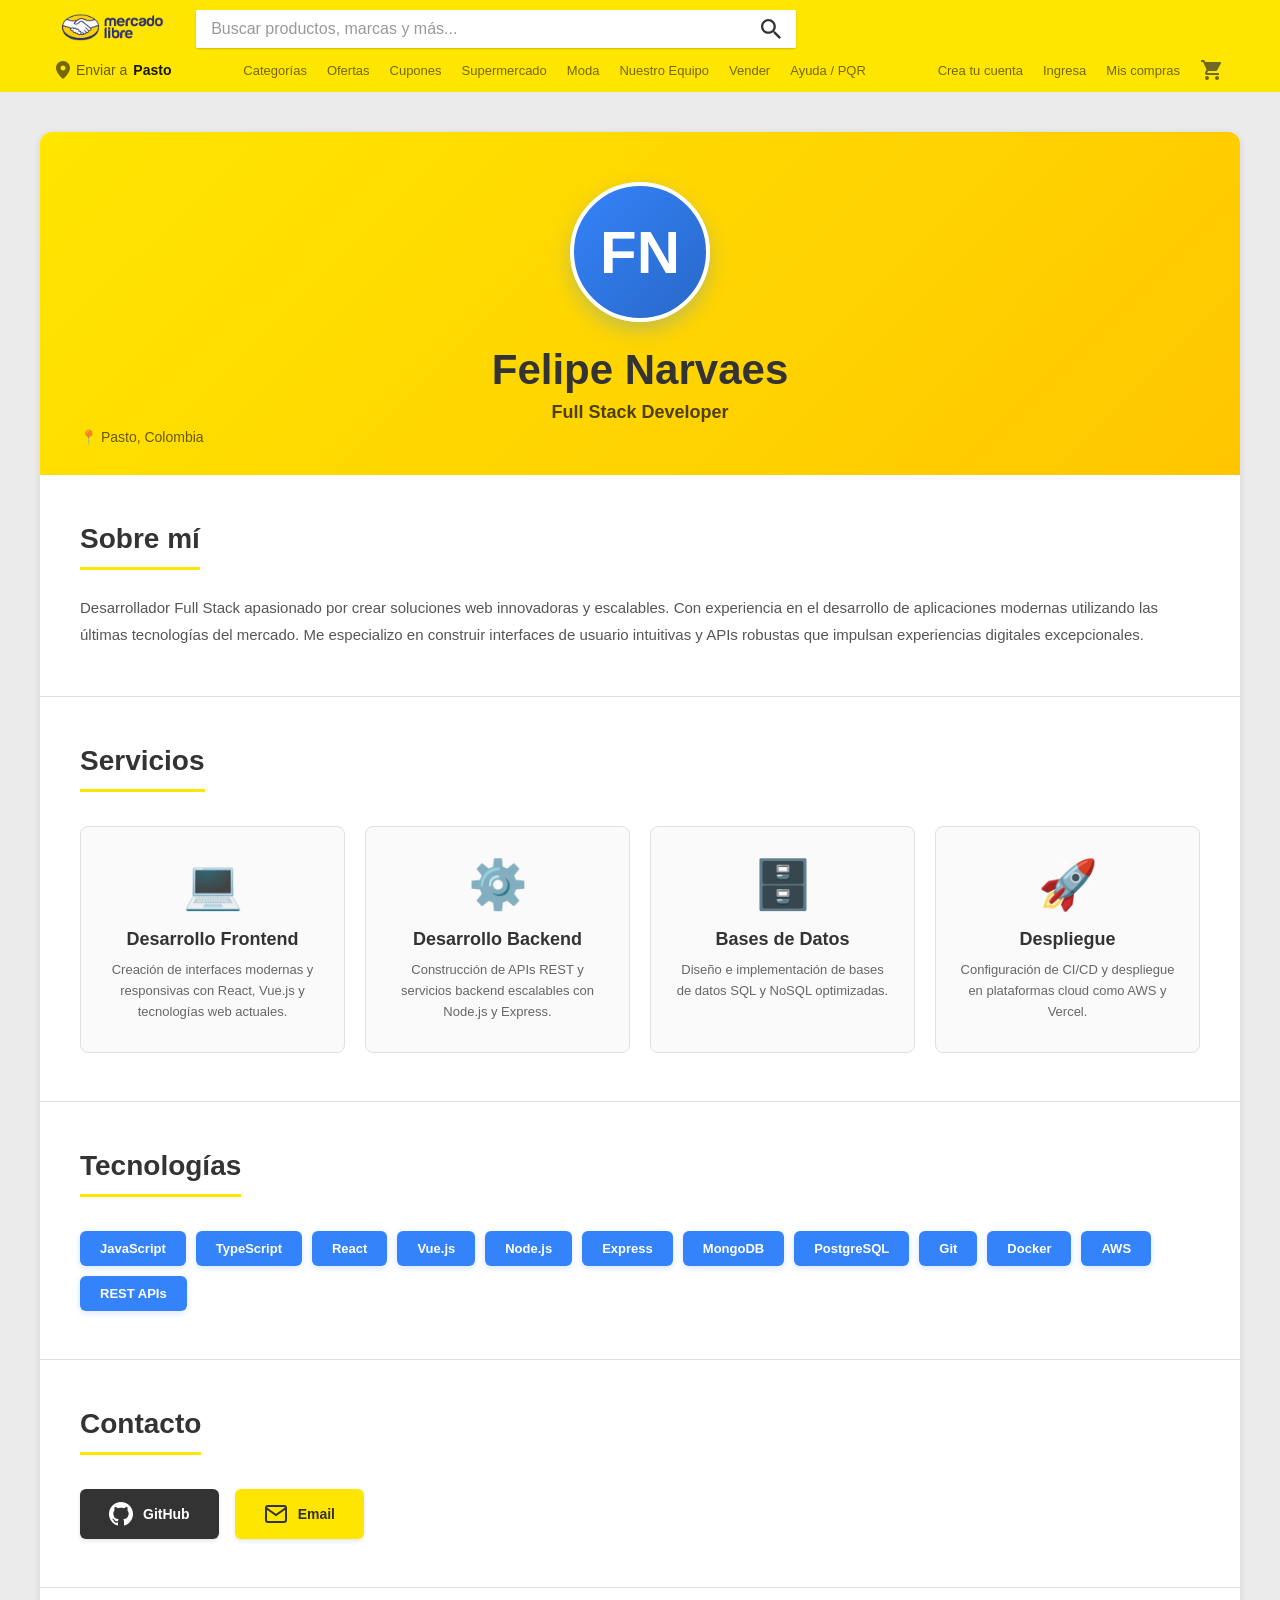
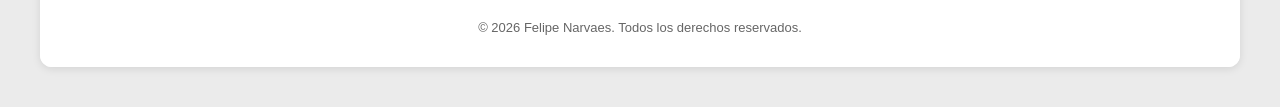
<file: portafolio/dev1/index.html>
<!DOCTYPE html>
<html lang="es">
<head>
    <meta charset="UTF-8">
    <meta name="viewport" content="width=device-width, initial-scale=1.0">
    <title>Felipe Narvaes - Portafolio</title>
    <link rel="stylesheet" href="../../css/styles.css">
    <link rel="stylesheet" href="style.css">
</head>
<body>
    <!-- Header MercadoLibre -->
    <header class="header">
        <div class="header-main">
            <div class="container">
                <div class="header-row-1">
                    <div class="logo">
                        <a href="../../index.html">
                            <img src="../../img/logoMercadoLibre.png" alt="Mercado Libre" class="logo-img">
                        </a>
                    </div>
                    <div class="search-bar">
                        <input type="text" placeholder="Buscar productos, marcas y más..." class="search-input">
                        <button class="search-button">
                            <svg width="20" height="20" viewBox="0 0 20 20" fill="none">
                                <path d="M14.2939 12.5786H13.3905L13.0703 12.2699C14.191 10.9663 14.8656 9.27387 14.8656 7.43282C14.8656 3.32762 11.538 0 7.43282 0C3.32762 0 0 3.32762 0 7.43282C0 11.538 3.32762 14.8656 7.43282 14.8656C9.27387 14.8656 10.9663 14.191 12.2699 13.0703L12.5786 13.3905V14.2939L18.2962 20L20 18.2962L14.2939 12.5786ZM7.43282 12.5786C4.58548 12.5786 2.28702 10.2802 2.28702 7.43282C2.28702 4.58548 4.58548 2.28702 7.43282 2.28702C10.2802 2.28702 12.5786 4.58548 12.5786 7.43282C12.5786 10.2802 10.2802 12.5786 7.43282 12.5786Z" fill="#333"/>
                            </svg>
                        </button>
                    </div>
                </div>
                
                <div class="header-row-2">
                    <div class="location">
                        <svg width="14" height="18" viewBox="0 0 14 18" fill="none">
                            <path d="M7 0C3.13 0 0 3.13 0 7C0 12.25 7 18 7 18C7 18 14 12.25 14 7C14 3.13 10.87 0 7 0ZM7 9.5C5.62 9.5 4.5 8.38 4.5 7C4.5 5.62 5.62 4.5 7 4.5C8.38 4.5 9.5 5.62 9.5 7C9.5 8.38 8.38 9.5 7 9.5Z" fill="rgba(0,0,0,.55)"/>
                        </svg>
                        <span>Enviar a</span>
                        <strong>Pasto</strong>
                    </div>
                    
                    <nav class="header-nav">
                        <a href="../../index.html">Categorías</a>
                        <a href="../../index.html#ofertas">Ofertas</a>
                        <a href="../../index.html">Cupones</a>
                        <a href="../../index.html">Supermercado</a>
                        <a href="../../index.html">Moda</a>
                        <a href="../../index.html#dev-portfolio">Nuestro Equipo</a>
                        <a href="../../index.html">Vender</a>
                        <a href="../../index.html">Ayuda / PQR</a>
                    </nav>
                    
                    <div class="header-actions">
                        <a href="#" class="header-link">Crea tu cuenta</a>
                        <a href="#" class="header-link">Ingresa</a>
                        <a href="#" class="header-link">Mis compras</a>
                        <a href="#" class="cart-icon">
                            <svg width="24" height="24" viewBox="0 0 24 24" fill="none">
                                <path d="M7 18C5.9 18 5.01 18.9 5.01 20C5.01 21.1 5.9 22 7 22C8.1 22 9 21.1 9 20C9 18.9 8.1 18 7 18ZM1 2V4H3L6.6 11.59L5.25 14.04C5.09 14.32 5 14.65 5 15C5 16.1 5.9 17 7 17H19V15H7.42C7.28 15 7.17 14.89 7.17 14.75L7.2 14.63L8.1 13H15.55C16.3 13 16.96 12.59 17.3 11.97L20.88 5.48C20.96 5.34 21 5.17 21 5C21 4.45 20.55 4 20 4H5.21L4.27 2H1ZM17 18C15.9 18 15.01 18.9 15.01 20C15.01 21.1 15.9 22 17 22C18.1 22 19 21.1 19 20C19 18.9 18.1 18 17 18Z" fill="rgba(51,51,51,.7)"/>
                            </svg>
                        </a>
                    </div>
                </div>
            </div>
        </div>
    </header>

    <div class="portfolio-container">

        <main class="portfolio-main">
            <div class="profile-section">
                <div class="avatar">FN</div>
                <h1>Felipe Narvaes</h1>
                <p class="role">Full Stack Developer</p>
                <p class="location">📍 Pasto, Colombia</p>
            </div>

            <section class="about-section">
                <h2>Sobre mí</h2>
                <p>Desarrollador Full Stack apasionado por crear soluciones web innovadoras y escalables. Con experiencia en el desarrollo de aplicaciones modernas utilizando las últimas tecnologías del mercado. Me especializo en construir interfaces de usuario intuitivas y APIs robustas que impulsan experiencias digitales excepcionales.</p>
            </section>

            <section class="services-section">
                <h2>Servicios</h2>
                <div class="services-grid">
                    <div class="service-card">
                        <div class="service-icon">💻</div>
                        <h3>Desarrollo Frontend</h3>
                        <p>Creación de interfaces modernas y responsivas con React, Vue.js y tecnologías web actuales.</p>
                    </div>
                    <div class="service-card">
                        <div class="service-icon">⚙️</div>
                        <h3>Desarrollo Backend</h3>
                        <p>Construcción de APIs REST y servicios backend escalables con Node.js y Express.</p>
                    </div>
                    <div class="service-card">
                        <div class="service-icon">🗄️</div>
                        <h3>Bases de Datos</h3>
                        <p>Diseño e implementación de bases de datos SQL y NoSQL optimizadas.</p>
                    </div>
                    <div class="service-card">
                        <div class="service-icon">🚀</div>
                        <h3>Despliegue</h3>
                        <p>Configuración de CI/CD y despliegue en plataformas cloud como AWS y Vercel.</p>
                    </div>
                </div>
            </section>

            <section class="tech-section">
                <h2>Tecnologías</h2>
                <div class="tech-grid">
                    <span class="tech-badge">JavaScript</span>
                    <span class="tech-badge">TypeScript</span>
                    <span class="tech-badge">React</span>
                    <span class="tech-badge">Vue.js</span>
                    <span class="tech-badge">Node.js</span>
                    <span class="tech-badge">Express</span>
                    <span class="tech-badge">MongoDB</span>
                    <span class="tech-badge">PostgreSQL</span>
                    <span class="tech-badge">Git</span>
                    <span class="tech-badge">Docker</span>
                    <span class="tech-badge">AWS</span>
                    <span class="tech-badge">REST APIs</span>
                </div>
            </section>

            <section class="contact-section">
                <h2>Contacto</h2>
                <div class="contact-links">
                    <a href="#" class="contact-btn github" target="_blank">
                        <svg width="24" height="24" viewBox="0 0 24 24" fill="currentColor">
                            <path d="M12 0c-6.626 0-12 5.373-12 12 0 5.302 3.438 9.8 8.207 11.387.599.111.793-.261.793-.577v-2.234c-3.338.726-4.033-1.416-4.033-1.416-.546-1.387-1.333-1.756-1.333-1.756-1.089-.745.083-.729.083-.729 1.205.084 1.839 1.237 1.839 1.237 1.07 1.834 2.807 1.304 3.492.997.107-.775.418-1.305.762-1.604-2.665-.305-5.467-1.334-5.467-5.931 0-1.311.469-2.381 1.236-3.221-.124-.303-.535-1.524.117-3.176 0 0 1.008-.322 3.301 1.23.957-.266 1.983-.399 3.003-.404 1.02.005 2.047.138 3.006.404 2.291-1.552 3.297-1.23 3.297-1.23.653 1.653.242 2.874.118 3.176.77.84 1.235 1.911 1.235 3.221 0 4.609-2.807 5.624-5.479 5.921.43.372.823 1.102.823 2.222v3.293c0 .319.192.694.801.576 4.765-1.589 8.199-6.086 8.199-11.386 0-6.627-5.373-12-12-12z"/>
                        </svg>
                        GitHub
                    </a>
                    <a href="mailto:felipe.narvaes@example.com" class="contact-btn email">
                        <svg width="24" height="24" viewBox="0 0 24 24" fill="none" stroke="currentColor" stroke-width="2">
                            <path d="M4 4h16c1.1 0 2 .9 2 2v12c0 1.1-.9 2-2 2H4c-1.1 0-2-.9-2-2V6c0-1.1.9-2 2-2z"/>
                            <polyline points="22,6 12,13 2,6"/>
                        </svg>
                        Email
                    </a>
                </div>
            </section>
        </main>

        <footer class="portfolio-footer">
            <p>&copy; 2026 Felipe Narvaes. Todos los derechos reservados.</p>
        </footer>
    </div>
</body>
</html>
</file>
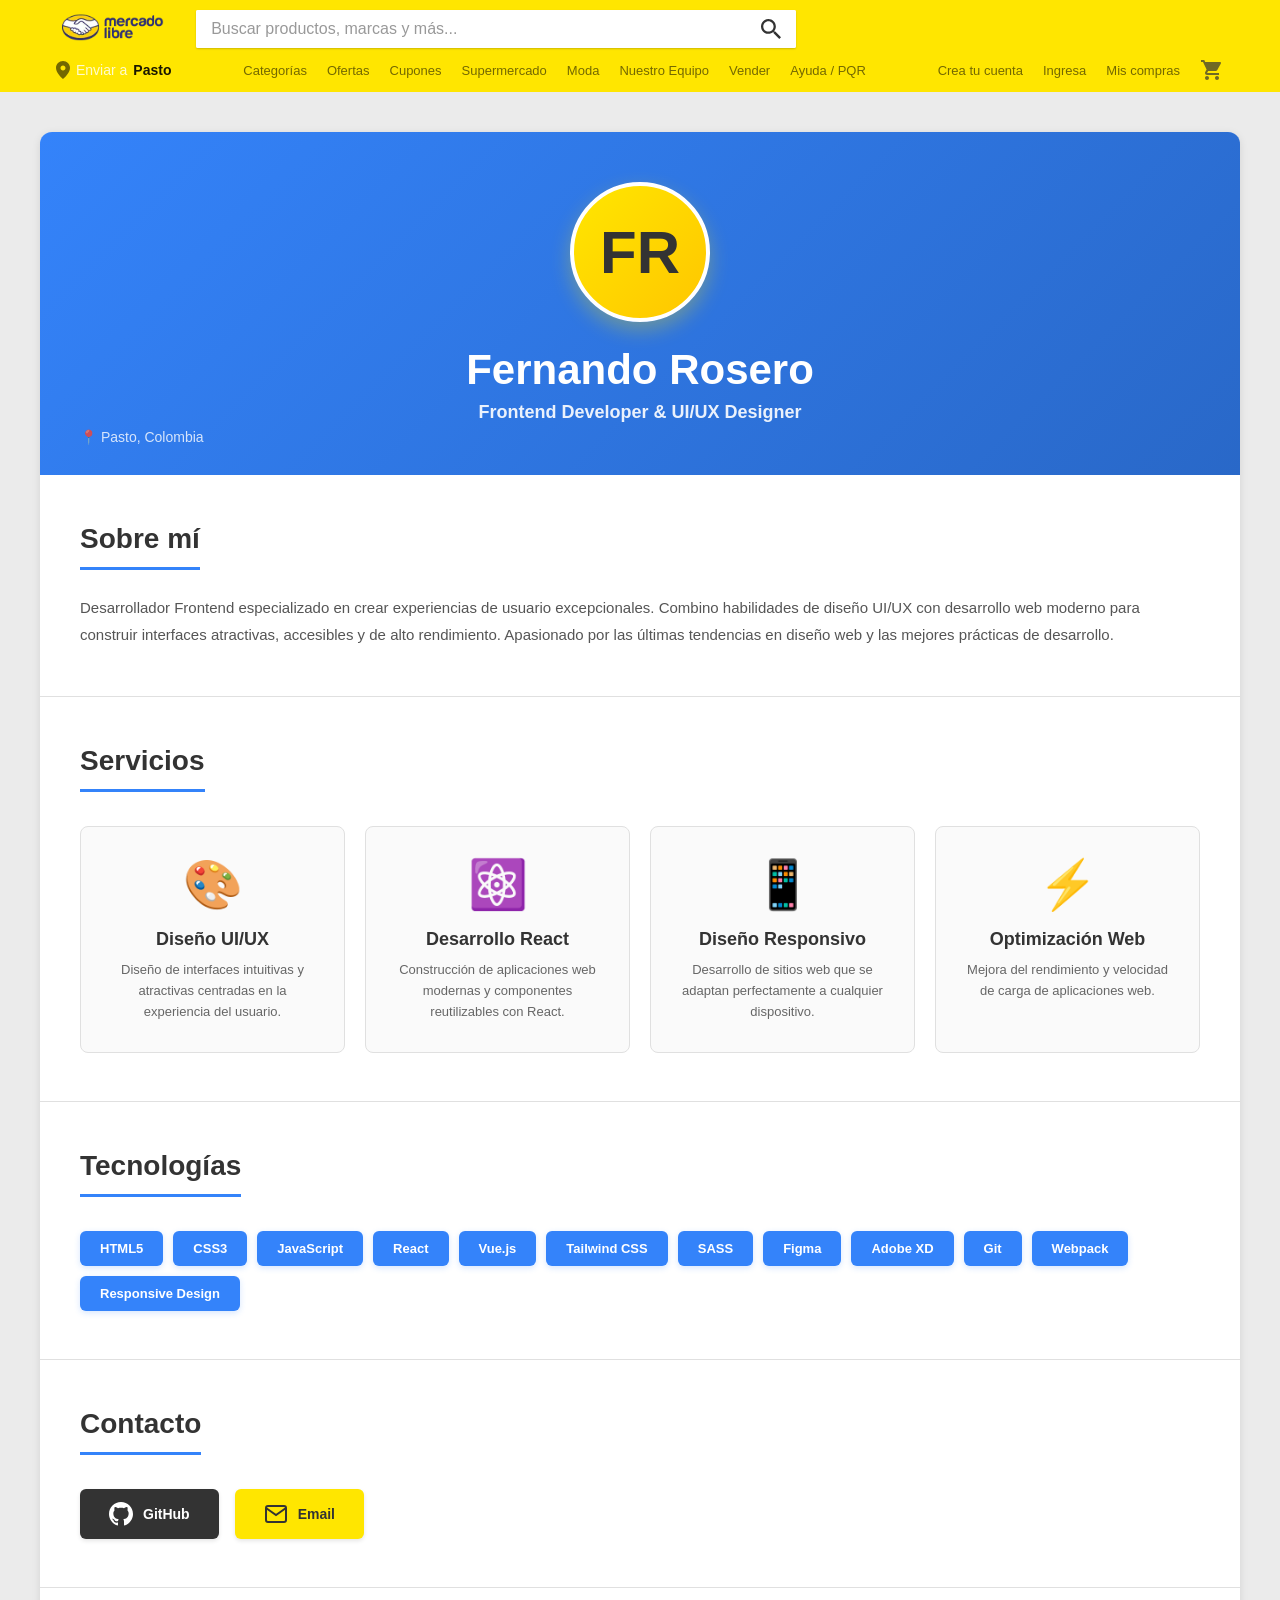
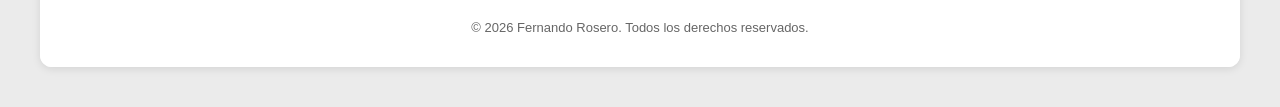
<file: portafolio/dev2/index.html>
<!DOCTYPE html>
<html lang="es">
<head>
    <meta charset="UTF-8">
    <meta name="viewport" content="width=device-width, initial-scale=1.0">
    <title>Fernando Rosero - Portafolio</title>
    <link rel="stylesheet" href="../../css/styles.css">
    <link rel="stylesheet" href="style.css">
</head>
<body>
    <!-- Header MercadoLibre -->
    <header class="header">
        <div class="header-main">
            <div class="container">
                <div class="header-row-1">
                    <div class="logo">
                        <a href="../../index.html">
                            <img src="../../img/logoMercadoLibre.png" alt="Mercado Libre" class="logo-img">
                        </a>
                    </div>
                    <div class="search-bar">
                        <input type="text" placeholder="Buscar productos, marcas y más..." class="search-input">
                        <button class="search-button">
                            <svg width="20" height="20" viewBox="0 0 20 20" fill="none">
                                <path d="M14.2939 12.5786H13.3905L13.0703 12.2699C14.191 10.9663 14.8656 9.27387 14.8656 7.43282C14.8656 3.32762 11.538 0 7.43282 0C3.32762 0 0 3.32762 0 7.43282C0 11.538 3.32762 14.8656 7.43282 14.8656C9.27387 14.8656 10.9663 14.191 12.2699 13.0703L12.5786 13.3905V14.2939L18.2962 20L20 18.2962L14.2939 12.5786ZM7.43282 12.5786C4.58548 12.5786 2.28702 10.2802 2.28702 7.43282C2.28702 4.58548 4.58548 2.28702 7.43282 2.28702C10.2802 2.28702 12.5786 4.58548 12.5786 7.43282C12.5786 10.2802 10.2802 12.5786 7.43282 12.5786Z" fill="#333"/>
                            </svg>
                        </button>
                    </div>
                </div>
                
                <div class="header-row-2">
                    <div class="location">
                        <svg width="14" height="18" viewBox="0 0 14 18" fill="none">
                            <path d="M7 0C3.13 0 0 3.13 0 7C0 12.25 7 18 7 18C7 18 14 12.25 14 7C14 3.13 10.87 0 7 0ZM7 9.5C5.62 9.5 4.5 8.38 4.5 7C4.5 5.62 5.62 4.5 7 4.5C8.38 4.5 9.5 5.62 9.5 7C9.5 8.38 8.38 9.5 7 9.5Z" fill="rgba(0,0,0,.55)"/>
                        </svg>
                        <span>Enviar a</span>
                        <strong>Pasto</strong>
                    </div>
                    
                    <nav class="header-nav">
                        <a href="../../index.html">Categorías</a>
                        <a href="../../index.html#ofertas">Ofertas</a>
                        <a href="../../index.html">Cupones</a>
                        <a href="../../index.html">Supermercado</a>
                        <a href="../../index.html">Moda</a>
                        <a href="../../index.html#dev-portfolio">Nuestro Equipo</a>
                        <a href="../../index.html">Vender</a>
                        <a href="../../index.html">Ayuda / PQR</a>
                    </nav>
                    
                    <div class="header-actions">
                        <a href="#" class="header-link">Crea tu cuenta</a>
                        <a href="#" class="header-link">Ingresa</a>
                        <a href="#" class="header-link">Mis compras</a>
                        <a href="#" class="cart-icon">
                            <svg width="24" height="24" viewBox="0 0 24 24" fill="none">
                                <path d="M7 18C5.9 18 5.01 18.9 5.01 20C5.01 21.1 5.9 22 7 22C8.1 22 9 21.1 9 20C9 18.9 8.1 18 7 18ZM1 2V4H3L6.6 11.59L5.25 14.04C5.09 14.32 5 14.65 5 15C5 16.1 5.9 17 7 17H19V15H7.42C7.28 15 7.17 14.89 7.17 14.75L7.2 14.63L8.1 13H15.55C16.3 13 16.96 12.59 17.3 11.97L20.88 5.48C20.96 5.34 21 5.17 21 5C21 4.45 20.55 4 20 4H5.21L4.27 2H1ZM17 18C15.9 18 15.01 18.9 15.01 20C15.01 21.1 15.9 22 17 22C18.1 22 19 21.1 19 20C19 18.9 18.1 18 17 18Z" fill="rgba(51,51,51,.7)"/>
                            </svg>
                        </a>
                    </div>
                </div>
            </div>
        </div>
    </header>

    <div class="portfolio-container">

        <main class="portfolio-main">
            <div class="profile-section">
                <div class="avatar">FR</div>
                <h1>Fernando Rosero</h1>
                <p class="role">Frontend Developer & UI/UX Designer</p>
                <p class="location">📍 Pasto, Colombia</p>
            </div>

            <section class="about-section">
                <h2>Sobre mí</h2>
                <p>Desarrollador Frontend especializado en crear experiencias de usuario excepcionales. Combino habilidades de diseño UI/UX con desarrollo web moderno para construir interfaces atractivas, accesibles y de alto rendimiento. Apasionado por las últimas tendencias en diseño web y las mejores prácticas de desarrollo.</p>
            </section>

            <section class="services-section">
                <h2>Servicios</h2>
                <div class="services-grid">
                    <div class="service-card">
                        <div class="service-icon">🎨</div>
                        <h3>Diseño UI/UX</h3>
                        <p>Diseño de interfaces intuitivas y atractivas centradas en la experiencia del usuario.</p>
                    </div>
                    <div class="service-card">
                        <div class="service-icon">⚛️</div>
                        <h3>Desarrollo React</h3>
                        <p>Construcción de aplicaciones web modernas y componentes reutilizables con React.</p>
                    </div>
                    <div class="service-card">
                        <div class="service-icon">📱</div>
                        <h3>Diseño Responsivo</h3>
                        <p>Desarrollo de sitios web que se adaptan perfectamente a cualquier dispositivo.</p>
                    </div>
                    <div class="service-card">
                        <div class="service-icon">⚡</div>
                        <h3>Optimización Web</h3>
                        <p>Mejora del rendimiento y velocidad de carga de aplicaciones web.</p>
                    </div>
                </div>
            </section>

            <section class="tech-section">
                <h2>Tecnologías</h2>
                <div class="tech-grid">
                    <span class="tech-badge">HTML5</span>
                    <span class="tech-badge">CSS3</span>
                    <span class="tech-badge">JavaScript</span>
                    <span class="tech-badge">React</span>
                    <span class="tech-badge">Vue.js</span>
                    <span class="tech-badge">Tailwind CSS</span>
                    <span class="tech-badge">SASS</span>
                    <span class="tech-badge">Figma</span>
                    <span class="tech-badge">Adobe XD</span>
                    <span class="tech-badge">Git</span>
                    <span class="tech-badge">Webpack</span>
                    <span class="tech-badge">Responsive Design</span>
                </div>
            </section>

            <section class="contact-section">
                <h2>Contacto</h2>
                <div class="contact-links">
                    <a href="#" class="contact-btn github" target="_blank">
                        <svg width="24" height="24" viewBox="0 0 24 24" fill="currentColor">
                            <path d="M12 0c-6.626 0-12 5.373-12 12 0 5.302 3.438 9.8 8.207 11.387.599.111.793-.261.793-.577v-2.234c-3.338.726-4.033-1.416-4.033-1.416-.546-1.387-1.333-1.756-1.333-1.756-1.089-.745.083-.729.083-.729 1.205.084 1.839 1.237 1.839 1.237 1.07 1.834 2.807 1.304 3.492.997.107-.775.418-1.305.762-1.604-2.665-.305-5.467-1.334-5.467-5.931 0-1.311.469-2.381 1.236-3.221-.124-.303-.535-1.524.117-3.176 0 0 1.008-.322 3.301 1.23.957-.266 1.983-.399 3.003-.404 1.02.005 2.047.138 3.006.404 2.291-1.552 3.297-1.23 3.297-1.23.653 1.653.242 2.874.118 3.176.77.84 1.235 1.911 1.235 3.221 0 4.609-2.807 5.624-5.479 5.921.43.372.823 1.102.823 2.222v3.293c0 .319.192.694.801.576 4.765-1.589 8.199-6.086 8.199-11.386 0-6.627-5.373-12-12-12z"/>
                        </svg>
                        GitHub
                    </a>
                    <a href="mailto:fernando.rosero@example.com" class="contact-btn email">
                        <svg width="24" height="24" viewBox="0 0 24 24" fill="none" stroke="currentColor" stroke-width="2">
                            <path d="M4 4h16c1.1 0 2 .9 2 2v12c0 1.1-.9 2-2 2H4c-1.1 0-2-.9-2-2V6c0-1.1.9-2 2-2z"/>
                            <polyline points="22,6 12,13 2,6"/>
                        </svg>
                        Email
                    </a>
                </div>
            </section>
        </main>

        <footer class="portfolio-footer">
            <p>&copy; 2026 Fernando Rosero. Todos los derechos reservados.</p>
        </footer>
    </div>
</body>
</html>
</file>
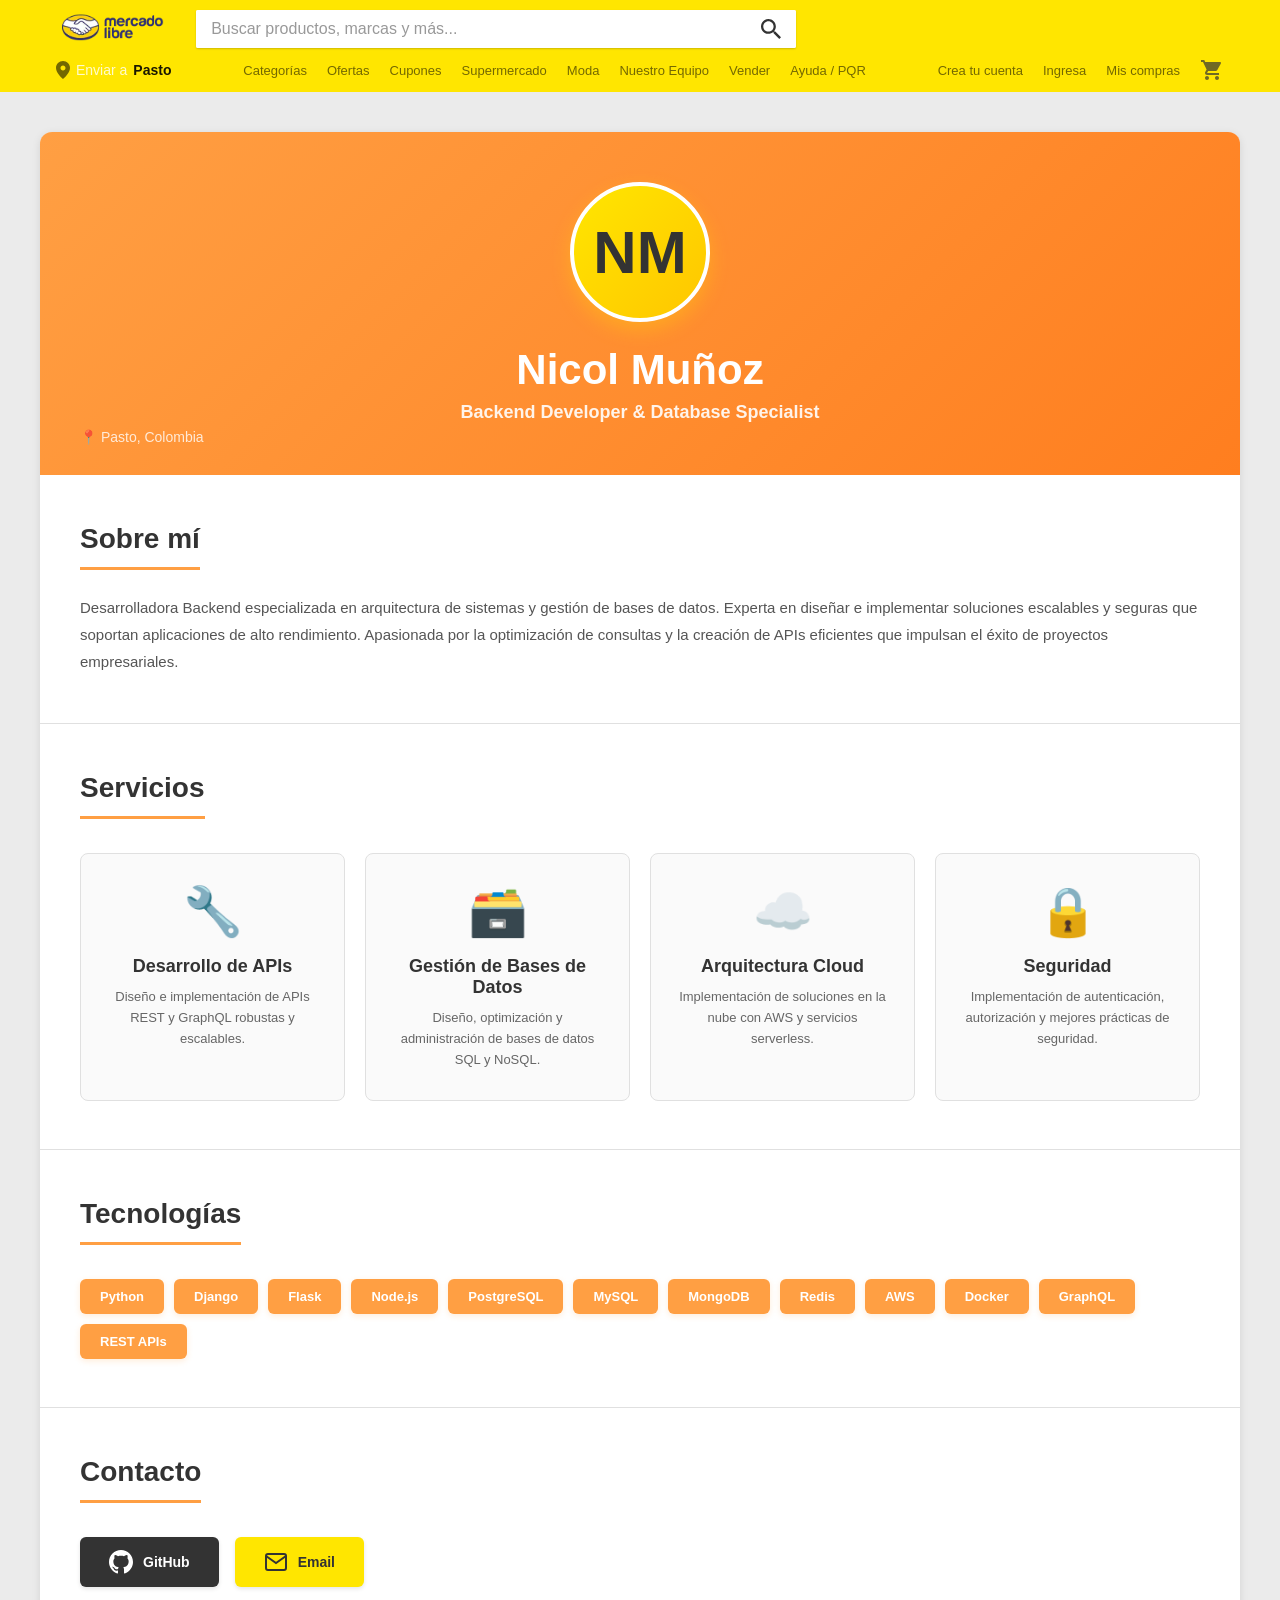
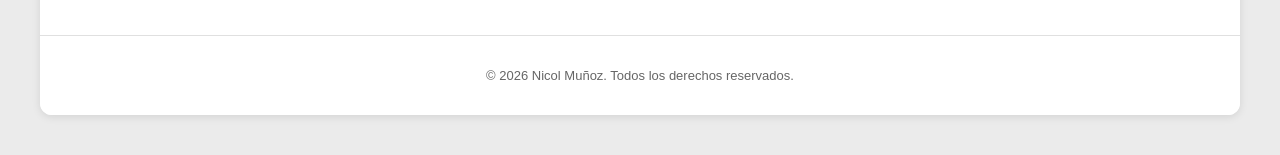
<file: portafolio/dev3/index.html>
<!DOCTYPE html>
<html lang="es">
<head>
    <meta charset="UTF-8">
    <meta name="viewport" content="width=device-width, initial-scale=1.0">
    <title>Nicol Muñoz - Portafolio</title>
    <link rel="stylesheet" href="../../css/styles.css">
    <link rel="stylesheet" href="style.css">
</head>
<body>
    <!-- Header MercadoLibre -->
    <header class="header">
        <div class="header-main">
            <div class="container">
                <div class="header-row-1">
                    <div class="logo">
                        <a href="../../index.html">
                            <img src="../../img/logoMercadoLibre.png" alt="Mercado Libre" class="logo-img">
                        </a>
                    </div>
                    <div class="search-bar">
                        <input type="text" placeholder="Buscar productos, marcas y más..." class="search-input">
                        <button class="search-button">
                            <svg width="20" height="20" viewBox="0 0 20 20" fill="none">
                                <path d="M14.2939 12.5786H13.3905L13.0703 12.2699C14.191 10.9663 14.8656 9.27387 14.8656 7.43282C14.8656 3.32762 11.538 0 7.43282 0C3.32762 0 0 3.32762 0 7.43282C0 11.538 3.32762 14.8656 7.43282 14.8656C9.27387 14.8656 10.9663 14.191 12.2699 13.0703L12.5786 13.3905V14.2939L18.2962 20L20 18.2962L14.2939 12.5786ZM7.43282 12.5786C4.58548 12.5786 2.28702 10.2802 2.28702 7.43282C2.28702 4.58548 4.58548 2.28702 7.43282 2.28702C10.2802 2.28702 12.5786 4.58548 12.5786 7.43282C12.5786 10.2802 10.2802 12.5786 7.43282 12.5786Z" fill="#333"/>
                            </svg>
                        </button>
                    </div>
                </div>
                
                <div class="header-row-2">
                    <div class="location">
                        <svg width="14" height="18" viewBox="0 0 14 18" fill="none">
                            <path d="M7 0C3.13 0 0 3.13 0 7C0 12.25 7 18 7 18C7 18 14 12.25 14 7C14 3.13 10.87 0 7 0ZM7 9.5C5.62 9.5 4.5 8.38 4.5 7C4.5 5.62 5.62 4.5 7 4.5C8.38 4.5 9.5 5.62 9.5 7C9.5 8.38 8.38 9.5 7 9.5Z" fill="rgba(0,0,0,.55)"/>
                        </svg>
                        <span>Enviar a</span>
                        <strong>Pasto</strong>
                    </div>
                    
                    <nav class="header-nav">
                        <a href="../../index.html">Categorías</a>
                        <a href="../../index.html#ofertas">Ofertas</a>
                        <a href="../../index.html">Cupones</a>
                        <a href="../../index.html">Supermercado</a>
                        <a href="../../index.html">Moda</a>
                        <a href="../../index.html#dev-portfolio">Nuestro Equipo</a>
                        <a href="../../index.html">Vender</a>
                        <a href="../../index.html">Ayuda / PQR</a>
                    </nav>
                    
                    <div class="header-actions">
                        <a href="#" class="header-link">Crea tu cuenta</a>
                        <a href="#" class="header-link">Ingresa</a>
                        <a href="#" class="header-link">Mis compras</a>
                        <a href="#" class="cart-icon">
                            <svg width="24" height="24" viewBox="0 0 24 24" fill="none">
                                <path d="M7 18C5.9 18 5.01 18.9 5.01 20C5.01 21.1 5.9 22 7 22C8.1 22 9 21.1 9 20C9 18.9 8.1 18 7 18ZM1 2V4H3L6.6 11.59L5.25 14.04C5.09 14.32 5 14.65 5 15C5 16.1 5.9 17 7 17H19V15H7.42C7.28 15 7.17 14.89 7.17 14.75L7.2 14.63L8.1 13H15.55C16.3 13 16.96 12.59 17.3 11.97L20.88 5.48C20.96 5.34 21 5.17 21 5C21 4.45 20.55 4 20 4H5.21L4.27 2H1ZM17 18C15.9 18 15.01 18.9 15.01 20C15.01 21.1 15.9 22 17 22C18.1 22 19 21.1 19 20C19 18.9 18.1 18 17 18Z" fill="rgba(51,51,51,.7)"/>
                            </svg>
                        </a>
                    </div>
                </div>
            </div>
        </div>
    </header>

    <div class="portfolio-container">

        <main class="portfolio-main">
            <div class="profile-section">
                <div class="avatar">NM</div>
                <h1>Nicol Muñoz</h1>
                <p class="role">Backend Developer & Database Specialist</p>
                <p class="location">📍 Pasto, Colombia</p>
            </div>

            <section class="about-section">
                <h2>Sobre mí</h2>
                <p>Desarrolladora Backend especializada en arquitectura de sistemas y gestión de bases de datos. Experta en diseñar e implementar soluciones escalables y seguras que soportan aplicaciones de alto rendimiento. Apasionada por la optimización de consultas y la creación de APIs eficientes que impulsan el éxito de proyectos empresariales.</p>
            </section>

            <section class="services-section">
                <h2>Servicios</h2>
                <div class="services-grid">
                    <div class="service-card">
                        <div class="service-icon">🔧</div>
                        <h3>Desarrollo de APIs</h3>
                        <p>Diseño e implementación de APIs REST y GraphQL robustas y escalables.</p>
                    </div>
                    <div class="service-card">
                        <div class="service-icon">🗃️</div>
                        <h3>Gestión de Bases de Datos</h3>
                        <p>Diseño, optimización y administración de bases de datos SQL y NoSQL.</p>
                    </div>
                    <div class="service-card">
                        <div class="service-icon">☁️</div>
                        <h3>Arquitectura Cloud</h3>
                        <p>Implementación de soluciones en la nube con AWS y servicios serverless.</p>
                    </div>
                    <div class="service-card">
                        <div class="service-icon">🔒</div>
                        <h3>Seguridad</h3>
                        <p>Implementación de autenticación, autorización y mejores prácticas de seguridad.</p>
                    </div>
                </div>
            </section>

            <section class="tech-section">
                <h2>Tecnologías</h2>
                <div class="tech-grid">
                    <span class="tech-badge">Python</span>
                    <span class="tech-badge">Django</span>
                    <span class="tech-badge">Flask</span>
                    <span class="tech-badge">Node.js</span>
                    <span class="tech-badge">PostgreSQL</span>
                    <span class="tech-badge">MySQL</span>
                    <span class="tech-badge">MongoDB</span>
                    <span class="tech-badge">Redis</span>
                    <span class="tech-badge">AWS</span>
                    <span class="tech-badge">Docker</span>
                    <span class="tech-badge">GraphQL</span>
                    <span class="tech-badge">REST APIs</span>
                </div>
            </section>

            <section class="contact-section">
                <h2>Contacto</h2>
                <div class="contact-links">
                    <a href="#" class="contact-btn github" target="_blank">
                        <svg width="24" height="24" viewBox="0 0 24 24" fill="currentColor">
                            <path d="M12 0c-6.626 0-12 5.373-12 12 0 5.302 3.438 9.8 8.207 11.387.599.111.793-.261.793-.577v-2.234c-3.338.726-4.033-1.416-4.033-1.416-.546-1.387-1.333-1.756-1.333-1.756-1.089-.745.083-.729.083-.729 1.205.084 1.839 1.237 1.839 1.237 1.07 1.834 2.807 1.304 3.492.997.107-.775.418-1.305.762-1.604-2.665-.305-5.467-1.334-5.467-5.931 0-1.311.469-2.381 1.236-3.221-.124-.303-.535-1.524.117-3.176 0 0 1.008-.322 3.301 1.23.957-.266 1.983-.399 3.003-.404 1.02.005 2.047.138 3.006.404 2.291-1.552 3.297-1.23 3.297-1.23.653 1.653.242 2.874.118 3.176.77.84 1.235 1.911 1.235 3.221 0 4.609-2.807 5.624-5.479 5.921.43.372.823 1.102.823 2.222v3.293c0 .319.192.694.801.576 4.765-1.589 8.199-6.086 8.199-11.386 0-6.627-5.373-12-12-12z"/>
                        </svg>
                        GitHub
                    </a>
                    <a href="mailto:nicol.munoz@example.com" class="contact-btn email">
                        <svg width="24" height="24" viewBox="0 0 24 24" fill="none" stroke="currentColor" stroke-width="2">
                            <path d="M4 4h16c1.1 0 2 .9 2 2v12c0 1.1-.9 2-2 2H4c-1.1 0-2-.9-2-2V6c0-1.1.9-2 2-2z"/>
                            <polyline points="22,6 12,13 2,6"/>
                        </svg>
                        Email
                    </a>
                </div>
            </section>
        </main>

        <footer class="portfolio-footer">
            <p>&copy; 2026 Nicol Muñoz. Todos los derechos reservados.</p>
        </footer>
    </div>
</body>
</html>
</file>
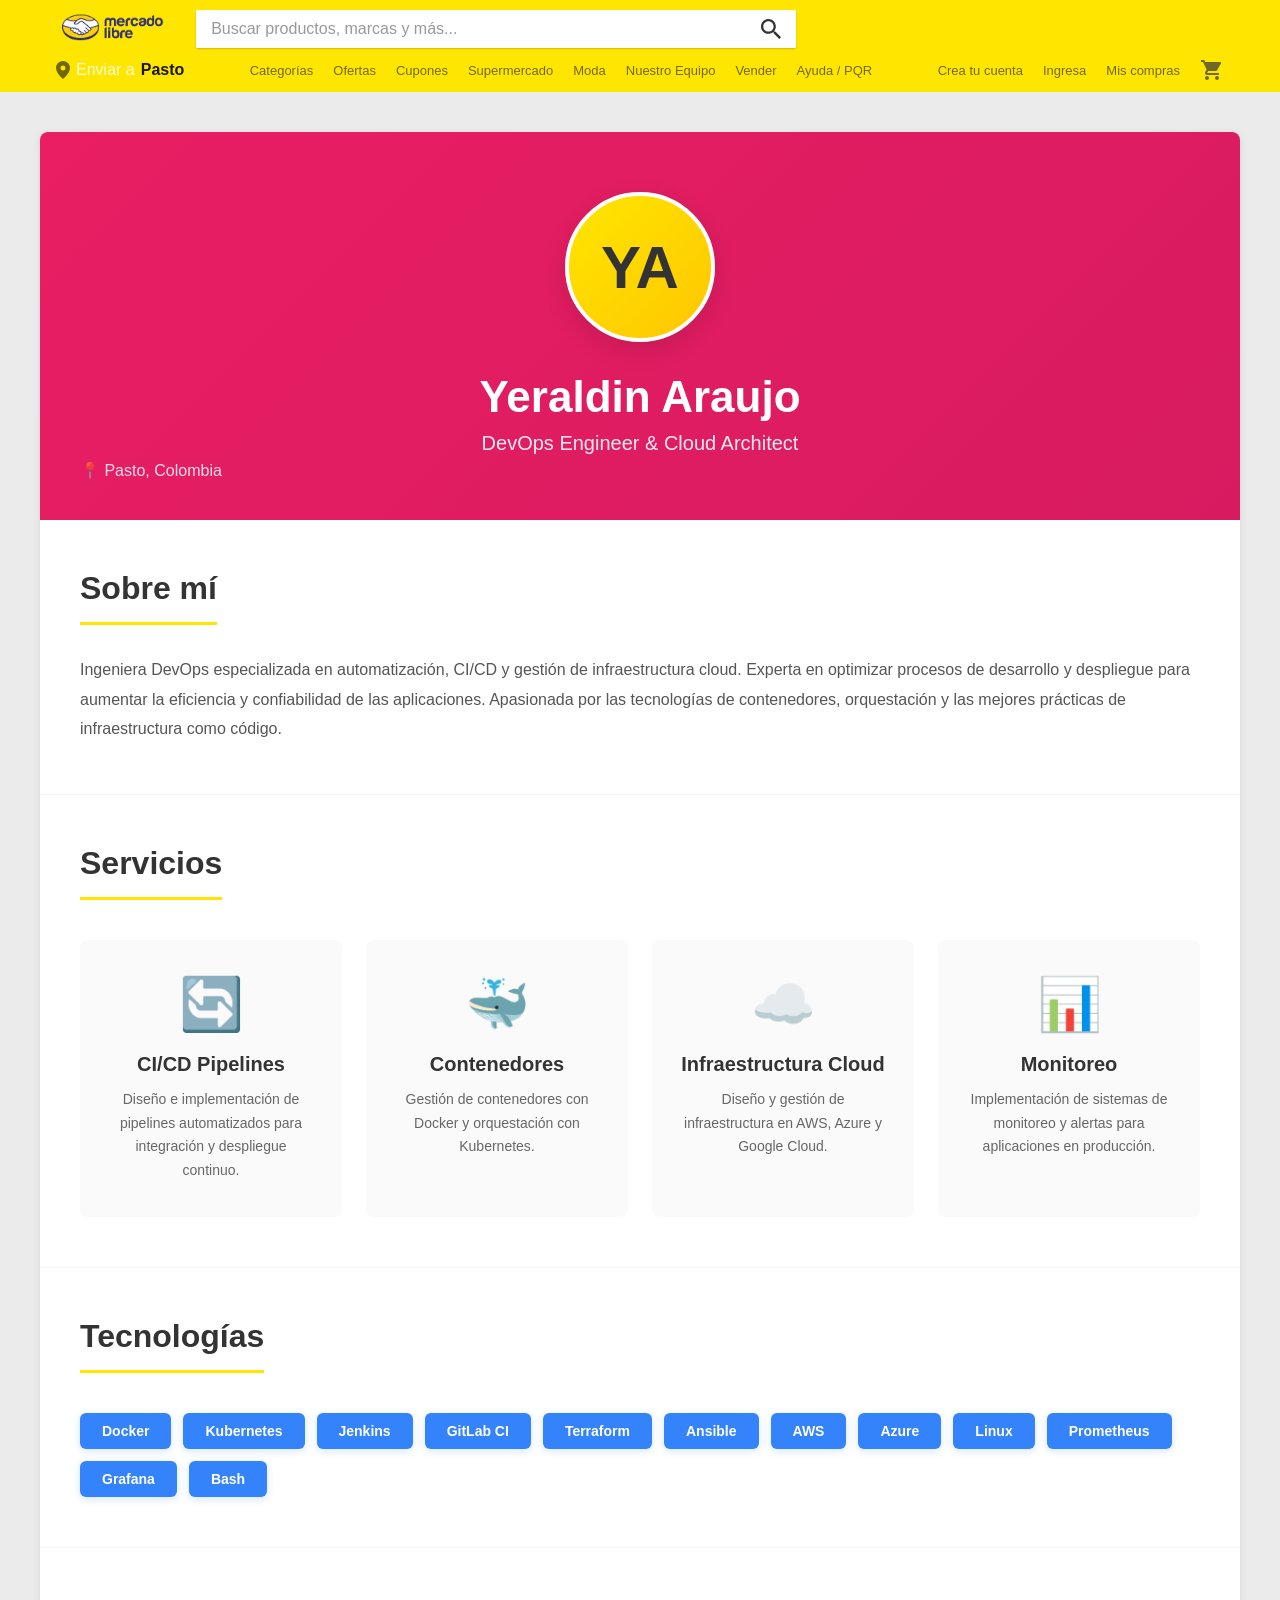
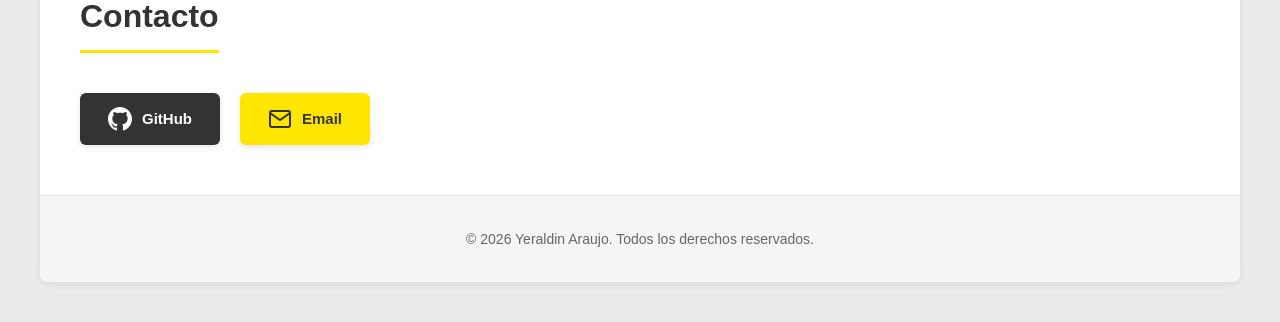
<file: portafolio/dev4/index.html>
<!DOCTYPE html>
<html lang="es">
<head>
    <meta charset="UTF-8">
    <meta name="viewport" content="width=device-width, initial-scale=1.0">
    <title>Yeraldin Araujo - Portafolio</title>
    <link rel="stylesheet" href="../../css/styles.css">
    <link rel="stylesheet" href="style.css">
</head>
<body>
    <!-- Header MercadoLibre -->
    <header class="header">
        <div class="header-main">
            <div class="container">
                <div class="header-row-1">
                    <div class="logo">
                        <a href="../../index.html">
                            <img src="../../img/logoMercadoLibre.png" alt="Mercado Libre" class="logo-img">
                        </a>
                    </div>
                    <div class="search-bar">
                        <input type="text" placeholder="Buscar productos, marcas y más..." class="search-input">
                        <button class="search-button">
                            <svg width="20" height="20" viewBox="0 0 20 20" fill="none">
                                <path d="M14.2939 12.5786H13.3905L13.0703 12.2699C14.191 10.9663 14.8656 9.27387 14.8656 7.43282C14.8656 3.32762 11.538 0 7.43282 0C3.32762 0 0 3.32762 0 7.43282C0 11.538 3.32762 14.8656 7.43282 14.8656C9.27387 14.8656 10.9663 14.191 12.2699 13.0703L12.5786 13.3905V14.2939L18.2962 20L20 18.2962L14.2939 12.5786ZM7.43282 12.5786C4.58548 12.5786 2.28702 10.2802 2.28702 7.43282C2.28702 4.58548 4.58548 2.28702 7.43282 2.28702C10.2802 2.28702 12.5786 4.58548 12.5786 7.43282C12.5786 10.2802 10.2802 12.5786 7.43282 12.5786Z" fill="#333"/>
                            </svg>
                        </button>
                    </div>
                </div>
                
                <div class="header-row-2">
                    <div class="location">
                        <svg width="14" height="18" viewBox="0 0 14 18" fill="none">
                            <path d="M7 0C3.13 0 0 3.13 0 7C0 12.25 7 18 7 18C7 18 14 12.25 14 7C14 3.13 10.87 0 7 0ZM7 9.5C5.62 9.5 4.5 8.38 4.5 7C4.5 5.62 5.62 4.5 7 4.5C8.38 4.5 9.5 5.62 9.5 7C9.5 8.38 8.38 9.5 7 9.5Z" fill="rgba(0,0,0,.55)"/>
                        </svg>
                        <span>Enviar a</span>
                        <strong>Pasto</strong>
                    </div>
                    
                    <nav class="header-nav">
                        <a href="../../index.html">Categorías</a>
                        <a href="../../index.html#ofertas">Ofertas</a>
                        <a href="../../index.html">Cupones</a>
                        <a href="../../index.html">Supermercado</a>
                        <a href="../../index.html">Moda</a>
                        <a href="../../index.html#dev-portfolio">Nuestro Equipo</a>
                        <a href="../../index.html">Vender</a>
                        <a href="../../index.html">Ayuda / PQR</a>
                    </nav>
                    
                    <div class="header-actions">
                        <a href="#" class="header-link">Crea tu cuenta</a>
                        <a href="#" class="header-link">Ingresa</a>
                        <a href="#" class="header-link">Mis compras</a>
                        <a href="#" class="cart-icon">
                            <svg width="24" height="24" viewBox="0 0 24 24" fill="none">
                                <path d="M7 18C5.9 18 5.01 18.9 5.01 20C5.01 21.1 5.9 22 7 22C8.1 22 9 21.1 9 20C9 18.9 8.1 18 7 18ZM1 2V4H3L6.6 11.59L5.25 14.04C5.09 14.32 5 14.65 5 15C5 16.1 5.9 17 7 17H19V15H7.42C7.28 15 7.17 14.89 7.17 14.75L7.2 14.63L8.1 13H15.55C16.3 13 16.96 12.59 17.3 11.97L20.88 5.48C20.96 5.34 21 5.17 21 5C21 4.45 20.55 4 20 4H5.21L4.27 2H1ZM17 18C15.9 18 15.01 18.9 15.01 20C15.01 21.1 15.9 22 17 22C18.1 22 19 21.1 19 20C19 18.9 18.1 18 17 18Z" fill="rgba(51,51,51,.7)"/>
                            </svg>
                        </a>
                    </div>
                </div>
            </div>
        </div>
    </header>

    <div class="portfolio-container">
        <main class="portfolio-main">
            <div class="profile-section">
                <div class="avatar">YA</div>
                <h1>Yeraldin Araujo</h1>
                <p class="role">DevOps Engineer & Cloud Architect</p>
                <p class="location">📍 Pasto, Colombia</p>
            </div>

            <section class="about-section">
                <h2>Sobre mí</h2>
                <p>Ingeniera DevOps especializada en automatización, CI/CD y gestión de infraestructura cloud. Experta en optimizar procesos de desarrollo y despliegue para aumentar la eficiencia y confiabilidad de las aplicaciones. Apasionada por las tecnologías de contenedores, orquestación y las mejores prácticas de infraestructura como código.</p>
            </section>

            <section class="services-section">
                <h2>Servicios</h2>
                <div class="services-grid">
                    <div class="service-card">
                        <div class="service-icon">🔄</div>
                        <h3>CI/CD Pipelines</h3>
                        <p>Diseño e implementación de pipelines automatizados para integración y despliegue continuo.</p>
                    </div>
                    <div class="service-card">
                        <div class="service-icon">🐳</div>
                        <h3>Contenedores</h3>
                        <p>Gestión de contenedores con Docker y orquestación con Kubernetes.</p>
                    </div>
                    <div class="service-card">
                        <div class="service-icon">☁️</div>
                        <h3>Infraestructura Cloud</h3>
                        <p>Diseño y gestión de infraestructura en AWS, Azure y Google Cloud.</p>
                    </div>
                    <div class="service-card">
                        <div class="service-icon">📊</div>
                        <h3>Monitoreo</h3>
                        <p>Implementación de sistemas de monitoreo y alertas para aplicaciones en producción.</p>
                    </div>
                </div>
            </section>

            <section class="tech-section">
                <h2>Tecnologías</h2>
                <div class="tech-grid">
                    <span class="tech-badge">Docker</span>
                    <span class="tech-badge">Kubernetes</span>
                    <span class="tech-badge">Jenkins</span>
                    <span class="tech-badge">GitLab CI</span>
                    <span class="tech-badge">Terraform</span>
                    <span class="tech-badge">Ansible</span>
                    <span class="tech-badge">AWS</span>
                    <span class="tech-badge">Azure</span>
                    <span class="tech-badge">Linux</span>
                    <span class="tech-badge">Prometheus</span>
                    <span class="tech-badge">Grafana</span>
                    <span class="tech-badge">Bash</span>
                </div>
            </section>

            <section class="contact-section">
                <h2>Contacto</h2>
                <div class="contact-links">
                    <a href="#" class="contact-btn github" target="_blank">
                        <svg width="24" height="24" viewBox="0 0 24 24" fill="currentColor">
                            <path d="M12 0c-6.626 0-12 5.373-12 12 0 5.302 3.438 9.8 8.207 11.387.599.111.793-.261.793-.577v-2.234c-3.338.726-4.033-1.416-4.033-1.416-.546-1.387-1.333-1.756-1.333-1.756-1.089-.745.083-.729.083-.729 1.205.084 1.839 1.237 1.839 1.237 1.07 1.834 2.807 1.304 3.492.997.107-.775.418-1.305.762-1.604-2.665-.305-5.467-1.334-5.467-5.931 0-1.311.469-2.381 1.236-3.221-.124-.303-.535-1.524.117-3.176 0 0 1.008-.322 3.301 1.23.957-.266 1.983-.399 3.003-.404 1.02.005 2.047.138 3.006.404 2.291-1.552 3.297-1.23 3.297-1.23.653 1.653.242 2.874.118 3.176.77.84 1.235 1.911 1.235 3.221 0 4.609-2.807 5.624-5.479 5.921.43.372.823 1.102.823 2.222v3.293c0 .319.192.694.801.576 4.765-1.589 8.199-6.086 8.199-11.386 0-6.627-5.373-12-12-12z"/>
                        </svg>
                        GitHub
                    </a>
                    <a href="mailto:yeraldin.araujo@example.com" class="contact-btn email">
                        <svg width="24" height="24" viewBox="0 0 24 24" fill="none" stroke="currentColor" stroke-width="2">
                            <path d="M4 4h16c1.1 0 2 .9 2 2v12c0 1.1-.9 2-2 2H4c-1.1 0-2-.9-2-2V6c0-1.1.9-2 2-2z"/>
                            <polyline points="22,6 12,13 2,6"/>
                        </svg>
                        Email
                    </a>
                </div>
            </section>
        </main>

        <footer class="portfolio-footer">
            <p>&copy; 2026 Yeraldin Araujo. Todos los derechos reservados.</p>
        </footer>
    </div>
</body>
</html>
</file>
<file: css/styles.css>
* {
    margin: 0;
    padding: 0;
    box-sizing: border-box;
}

body {
    font-family: -apple-system, BlinkMacSystemFont, 'Segoe UI', Roboto, Oxygen, Ubuntu, Cantarell, sans-serif;
    color: #333;
    background-color: #EBEBEB;
    margin: 0;
    padding: 0;
}

.container {
    max-width: 1200px;
    margin: 0 auto;
    padding: 0 16px;
}

/* Header Styles */
.header {
    background-color: #FFE600;
}

.header-main {
    background-color: #FFE600;
    padding: 10px 0;
}

.header-row-1 {
    display: flex;
    align-items: center;
    gap: 20px;
    margin-bottom: 10px;
}

.header-row-2 {
    display: flex;
    align-items: center;
    justify-content: space-between;
    gap: 20px;
    font-size: 13px;
}

.location {
    display: flex;
    align-items: center;
    gap: 6px;
    color: rgba(0,0,0,.55);
}

.location strong {
    color: rgba(0,0,0,.9);
}

.header-nav {
    display: flex;
    gap: 20px;
    flex: 1;
    justify-content: center;
    align-items: center;
}

.header-nav a {
    color: rgba(0,0,0,.55);
    text-decoration: none;
    transition: color 0.2s;
    white-space: nowrap;
    font-size: 13px;
}

.header-nav a:hover {
    color: rgba(0,0,0,.9);
}

/* Dropdown Menu */
.nav-dropdown {
    position: relative;
    display: inline-block;
}

.nav-dropdown-toggle {
    cursor: pointer;
    display: flex;
    align-items: center;
}

.nav-dropdown-toggle::after {
    content: '▼';
    font-size: 8px;
    margin-left: 4px;
    transition: transform 0.2s;
}

.nav-dropdown:hover .nav-dropdown-toggle::after {
    transform: rotate(180deg);
}

.nav-dropdown-menu {
    position: absolute;
    top: 100%;
    left: 50%;
    transform: translateX(-50%);
    background-color: white;
    min-width: 200px;
    box-shadow: 0 4px 12px rgba(0,0,0,0.15);
    border-radius: 6px;
    padding: 8px 0;
    margin-top: 8px;
    opacity: 0;
    visibility: hidden;
    transition: all 0.3s ease;
    z-index: 1000;
}

.nav-dropdown:hover .nav-dropdown-menu {
    opacity: 1;
    visibility: visible;
    margin-top: 12px;
}

.nav-dropdown-menu a {
    display: block;
    padding: 10px 20px;
    color: rgba(0,0,0,.7);
    text-decoration: none;
    transition: all 0.2s;
    font-size: 13px;
    white-space: nowrap;
}

.nav-dropdown-menu a:hover {
    background-color: #f5f5f5;
    color: #3483FA;
    padding-left: 24px;
}

.header-actions {
    display: flex;
    gap: 20px;
    align-items: center;
}

/* Mobile Menu Toggle */
.mobile-menu-toggle {
    display: none;
    background: none;
    border: none;
    cursor: pointer;
    padding: 5px;
    flex-direction: column;
    gap: 4px;
}

.mobile-menu-toggle span {
    display: block;
    width: 24px;
    height: 2px;
    background-color: rgba(0,0,0,.7);
    transition: all 0.3s;
}

.mobile-menu-toggle.active span:nth-child(1) {
    transform: rotate(45deg) translate(6px, 6px);
}

.mobile-menu-toggle.active span:nth-child(2) {
    opacity: 0;
}

.mobile-menu-toggle.active span:nth-child(3) {
    transform: rotate(-45deg) translate(6px, -6px);
}

/* Mobile Navigation */
.mobile-nav {
    display: none;
    position: fixed;
    top: 0;
    left: -100%;
    width: 80%;
    max-width: 300px;
    height: 100vh;
    background-color: white;
    box-shadow: 2px 0 10px rgba(0,0,0,0.1);
    z-index: 1000;
    transition: left 0.3s ease;
    overflow-y: auto;
}

.mobile-nav.active {
    left: 0;
}

.mobile-nav-header {
    padding: 20px;
    background-color: #FFE600;
    display: flex;
    justify-content: space-between;
    align-items: center;
}

.mobile-nav-close {
    background: none;
    border: none;
    font-size: 24px;
    cursor: pointer;
    color: rgba(0,0,0,.7);
}

.mobile-nav-links {
    padding: 20px;
}

.mobile-nav-links a {
    display: block;
    padding: 12px 0;
    color: rgba(0,0,0,.7);
    text-decoration: none;
    font-size: 14px;
    border-bottom: 1px solid #f0f0f0;
    transition: color 0.2s;
}

.mobile-nav-links a:hover {
    color: #3483FA;
}

.mobile-nav-overlay {
    display: none;
    position: fixed;
    top: 0;
    left: 0;
    width: 100%;
    height: 100vh;
    background-color: rgba(0,0,0,0.5);
    z-index: 999;
    opacity: 0;
    transition: opacity 0.3s ease;
}

.mobile-nav-overlay.active {
    display: block;
    opacity: 1;
}

.header-link {
    color: rgba(0,0,0,.55);
    text-decoration: none;
    transition: color 0.2s;
    white-space: nowrap;
    font-size: 13px;
}

.header-link:hover {
    color: rgba(0,0,0,.9);
}

.cart-icon {
    display: flex;
    align-items: center;
    cursor: pointer;
}

.logo {
    flex-shrink: 0;
    display: flex;
    align-items: center;
}

.logo-img {
    height: 34px;
    width: auto;
}

.search-bar {
    flex: 1;
    display: flex;
    background-color: white;
    border-radius: 2px;
    overflow: hidden;
    box-shadow: 0 1px 2px 0 rgba(0,0,0,.2);
    max-width: 600px;
}

.search-input {
    flex: 1;
    border: none;
    padding: 10px 15px;
    font-size: 16px;
    outline: none;
}

.search-input::placeholder {
    color: #999;
}

.search-button {
    background-color: white;
    border: none;
    padding: 0 15px;
    cursor: pointer;
    display: flex;
    align-items: center;
    transition: background-color 0.2s;
}

.search-button:hover {
    background-color: #f5f5f5;
}

.promo-banner {
    flex-shrink: 0;
}

.promo-banner img {
    height: 39px;
    display: block;
}

/* Hero Carousel Section */
.hero-carousel {
    background-color: #EBEBEB;
    padding: 0;
    position: relative;
    width: 100%;
    margin-bottom: -100px;
    z-index: 1;
}

.carousel-container {
    position: relative;
    width: 100%;
    height: 420px;
    overflow: hidden;
}

.carousel-slides {
    display: flex;
    width: 100%;
    height: 100%;
}

.carousel-slide {
    min-width: 100%;
    height: 100%;
    background-size: cover;
    background-position: center;
    background-repeat: no-repeat;
    position: absolute;
    top: 0;
    left: 0;
    opacity: 0;
    visibility: hidden;
    transition: opacity 0.8s ease-in-out, visibility 0.8s ease-in-out;
    display: flex;
    align-items: center;
    justify-content: center;
}

.carousel-slide.active {
    opacity: 1;
    visibility: visible;
    z-index: 1;
}

.carousel-overlay {
    position: absolute;
    top: 0;
    left: 0;
    right: 0;
    bottom: 0;
    background: linear-gradient(to bottom, 
        rgba(235, 235, 235, 0) 0%, 
        rgba(235, 235, 235, 0) 40%, 
        rgba(235, 235, 235, 0.4) 60%, 
        rgba(235, 235, 235, 0.8) 80%, 
        rgba(235, 235, 235, 1) 100%);
}

.hero-content {
    position: relative;
    z-index: 1;
    max-width: 1200px;
    margin: 0 auto;
}

.hero-badge {
    display: inline-flex;
    align-items: center;
    gap: 8px;
    background-color: rgba(255,255,255,0.2);
    padding: 6px 12px;
    border-radius: 20px;
    font-size: 12px;
    margin-bottom: 20px;
}

.hero-title {
    font-size: 48px;
    font-weight: 600;
    line-height: 1.2;
    margin-bottom: 20px;
}

.hero-title-alt {
    font-size: 52px;
    font-weight: 700;
    line-height: 1.1;
    margin-bottom: 30px;
    color: #2D3277;
}

.hero-discount {
    display: inline-flex;
    align-items: baseline;
    gap: 5px;
    margin-bottom: 10px;
}

.discount-text {
    font-size: 60px;
    font-weight: bold;
    color: #FFE600;
}

.discount-label {
    font-size: 24px;
    font-weight: 600;
}

.hero-subtitle {
    font-size: 18px;
    margin-bottom: 10px;
}

.hero-terms {
    font-size: 11px;
    opacity: 0.8;
    margin-bottom: 30px;
}

.hero-brands {
    display: flex;
    gap: 15px;
    flex-wrap: wrap;
}

.brand-item {
    background-color: white;
    color: #333;
    padding: 12px 20px;
    border-radius: 4px;
    font-size: 14px;
    font-weight: 600;
}

/* Kitchen Hero Slide */
.hero-kitchen {
    background: linear-gradient(135deg, #E8E8E8 0%, #F5F5F5 100%);
    display: flex;
    justify-content: space-between;
    align-items: center;
    gap: 40px;
}

.hero-left {
    flex: 1;
}

.hero-tag {
    display: inline-block;
    background-color: #3483FA;
    color: white;
    padding: 6px 12px;
    border-radius: 4px;
    font-size: 12px;
    font-weight: 600;
    margin-bottom: 15px;
}

.hero-shipping {
    display: flex;
    align-items: center;
    gap: 15px;
    margin: 20px 0;
}

.hero-shipping strong {
    font-size: 20px;
    color: #333;
    display: block;
}

.hero-shipping p {
    font-size: 14px;
    color: #666;
    margin: 0;
}

.hero-right {
    flex: 1;
    display: flex;
    gap: 20px;
}

.product-showcase {
    background-color: white;
    padding: 20px;
    border-radius: 8px;
    box-shadow: 0 2px 8px rgba(0,0,0,0.1);
}

.product-badge {
    font-size: 11px;
    color: #666;
    margin-bottom: 10px;
    font-weight: 600;
}

.product-price {
    display: flex;
    flex-direction: column;
    gap: 5px;
}

.price-before {
    font-size: 12px;
    color: #666;
}

.price-now {
    font-size: 28px;
    color: #333;
    font-weight: 600;
}

.price-interest {
    font-size: 12px;
    color: #00A650;
}

/* Tech Hero Slide */
.hero-tech {
    background: linear-gradient(135deg, #667eea 0%, #764ba2 100%);
}

.hero-cta {
    display: inline-block;
    padding: 12px 30px;
    background-color: #FFE600;
    color: #333;
    text-decoration: none;
    border-radius: 6px;
    font-weight: 600;
    font-size: 16px;
    margin-top: 20px;
    transition: transform 0.2s;
}

.hero-cta:hover {
    transform: scale(1.05);
}

/* Carousel Controls */
.carousel-btn {
    position: absolute;
    top: 50%;
    transform: translateY(-50%);
    background-color: rgba(255,255,255,0.95);
    border: none;
    width: 44px;
    height: 44px;
    border-radius: 50%;
    cursor: pointer;
    display: flex;
    align-items: center;
    justify-content: center;
    z-index: 10;
    transition: all 0.2s;
    box-shadow: 0 2px 4px rgba(0,0,0,0.15);
}

.carousel-btn:hover {
    background-color: white;
    transform: translateY(-50%) scale(1.08);
    box-shadow: 0 4px 8px rgba(0,0,0,0.2);
}

.carousel-btn.prev {
    left: 16px;
}

.carousel-btn.next {
    right: 16px;
}

.carousel-btn svg path {
    fill: #333;
}

.carousel-indicators {
    position: absolute;
    bottom: 16px;
    left: 50%;
    transform: translateX(-50%);
    display: flex;
    gap: 8px;
    z-index: 10;
}

.indicator {
    width: 8px;
    height: 8px;
    border-radius: 50%;
    background-color: rgba(255,255,255,0.6);
    cursor: pointer;
    transition: all 0.3s;
    border: none;
}

.indicator:hover {
    background-color: rgba(255,255,255,0.9);
}

.indicator.active {
    background-color: white;
    width: 24px;
    border-radius: 4px;
}

/* Benefits Section */
.benefits {
    padding: 24px 0;
    background-color: transparent;
    position: relative;
    z-index: 10;
}

.benefits-scroll-container {
    position: relative;
    padding: 0;
    width: 100%;
}

.benefits-grid {
    display: flex;
    gap: 12px;
    overflow-x: auto;
    scroll-behavior: smooth;
    scrollbar-width: none;
    -ms-overflow-style: none;
    padding: 8px 16px;
    -webkit-overflow-scrolling: touch; /* Smooth scrolling on iOS */
    scroll-snap-type: x proximity; /* Snap scrolling */
}

.benefits-grid::-webkit-scrollbar {
    display: none;
}

.benefit-card {
    background-color: white;
    padding: 20px 16px;
    border-radius: 6px;
    text-align: center;
    box-shadow: 0 1px 2px rgba(0,0,0,0.06);
    transition: all 0.3s;
    min-width: 220px;
    max-width: 220px;
    flex-shrink: 0;
    scroll-snap-align: start; /* Snap to start of card */
}

.benefit-card:hover {
    box-shadow: 0 4px 8px rgba(0,0,0,0.1);
    transform: translateY(-2px);
}

.benefit-icon {
    margin-bottom: 12px;
    display: flex;
    justify-content: center;
    height: 48px;
    align-items: center;
}

.benefit-icon svg {
    width: 48px;
    height: 48px;
}

.benefit-card h3 {
    font-size: 15px;
    margin-bottom: 6px;
    color: #333;
    font-weight: 600;
    line-height: 1.3;
}

.benefit-card p {
    font-size: 13px;
    color: #666;
    margin-bottom: 10px;
    line-height: 1.3;
    min-height: 34px;
}

.benefit-link {
    color: #3483FA;
    text-decoration: none;
    font-family: 'Proxima Nova', -apple-system, BlinkMacSystemFont, 'Segoe UI', Roboto, sans-serif;
    font-size: 12px;
    font-weight: 600;
    line-height: 12px;
    padding: 6px 8px;
    text-align: center;
    display: inline-block;
    background-color: #E6F2FF;
    border-radius: 4px;
    transition: background-color 0.2s ease;
}

.benefit-link:hover {
    text-decoration: none;
    background-color: #CCE5FF;
}

.benefits-scroll-btn {
    position: absolute;
    top: 50%;
    transform: translateY(-50%);
    background-color: white;
    border: none;
    width: 36px;
    height: 36px;
    border-radius: 50%;
    cursor: pointer;
    display: flex;
    align-items: center;
    justify-content: center;
    box-shadow: 0 2px 4px rgba(0,0,0,0.12);
    transition: all 0.2s;
    z-index: 10;
}

.benefits-scroll-btn:hover {
    background-color: #f5f5f5;
    transform: translateY(-50%) scale(1.08);
    box-shadow: 0 4px 8px rgba(0,0,0,0.15);
}

.benefits-scroll-btn.prev {
    left: 16px;
}

.benefits-scroll-btn.next {
    right: 16px;
}

.benefits-scroll-btn svg {
    width: 20px;
    height: 20px;
}

/* Promotional Banners */
.promo-banners {
    padding: 24px 0;
    background-color: #EBEBEB;
}

.promo-grid {
    display: flex;
    gap: 16px;
    justify-content: center;
    width: 100%;
}

.promo-group {
    display: flex;
    gap: 0;
    box-shadow: 0 2px 8px rgba(0,0,0,0.1);
    border-radius: 8px;
    overflow: hidden;
}

.promo-banner-card {
    height: 130px;
    display: flex;
    align-items: center;
    justify-content: center;
    position: relative;
    overflow: hidden;
    transition: all 0.3s ease;
    cursor: pointer;
}

.promo-group:hover {
    transform: translateY(-3px);
    box-shadow: 0 6px 16px rgba(0,0,0,0.15);
}

.promo-banner-card.yellow {
    background-color: #FFE600;
    width: 334px;
}

.promo-banner-card.red {
    background: linear-gradient(135deg, #D32F2F 0%, #B71C1C 100%);
    width: 248px;
}

.promo-banner-card.purple {
    background: linear-gradient(135deg, #7B2CBF 0%, #5A189A 100%);
    width: 334px;
}

.promo-banner-card.image-card {
    background: transparent;
    width: 248px;
}

.promo-image {
    width: 100%;
    height: 100%;
    object-fit: cover;
    display: block;
}

.promo-content {
    padding: 20px 24px;
    width: 100%;
    height: 100%;
    display: flex;
    flex-direction: column;
    justify-content: center;
    align-items: flex-start;
    position: relative;
    z-index: 2;
    font-size: 13px;
}

.promo-content.centered {
    align-items: center;
    justify-content: center;
    text-align: center;
}

.promo-tag {
    font-size: 10px;
    font-weight: 600;
    letter-spacing: 0.5px;
    margin-bottom: 8px;
    display: block;
    color: rgba(0,0,0,0.7);
    text-transform: uppercase;
}

.promo-tag-white {
    font-size: 10px;
    font-weight: 600;
    letter-spacing: 0.5px;
    margin-bottom: 8px;
    display: block;
    color: white;
    text-transform: uppercase;
}

.promo-tag-white.small {
    font-size: 10px;
    margin-bottom: 5px;
    opacity: 0.95;
}

.promo-title {
    font-size: 18px;
    font-weight: 600;
    line-height: 1.2;
    margin-bottom: 12px;
    color: rgba(0,0,0,0.9);
}

.promo-title-white {
    font-size: 18px;
    font-weight: 600;
    line-height: 1.2;
    margin-bottom: 12px;
    color: white;
}

.promo-btn {
    display: inline-block;
    padding: 8px 20px;
    color: white;
    text-decoration: none;
    border-radius: 6px;
    font-weight: 600;
    font-size: 13px;
    transition: all 0.2s ease;
    box-shadow: 0 2px 6px rgba(0,0,0,0.15);
}

.promo-btn.yellow-btn {
    background-color: #3483FA;
}

.promo-btn.yellow-btn:hover {
    background-color: #2968C8;
    transform: translateY(-1px);
    box-shadow: 0 4px 10px rgba(52, 131, 250, 0.3);
}

.promo-btn.dark-btn {
    background-color: #3483FA;
}

.promo-btn.dark-btn:hover {
    background-color: #2968C8;
    transform: translateY(-1px);
    box-shadow: 0 4px 10px rgba(52, 131, 250, 0.3);
}

.discount-badge-large {
    display: flex;
    align-items: baseline;
    gap: 6px;
    color: white;
}

.discount-number {
    font-size: 90px;
    font-weight: 700;
    line-height: 0.9;
    letter-spacing: -2px;
}

.discount-percent {
    font-size: 36px;
    font-weight: 600;
    letter-spacing: -1px;
}

.promo-image-box {
    display: flex;
    justify-content: center;
    align-items: center;
    margin-top: 10px;
}

.promo-btn.purple-btn {
    background-color: #3483FA;
}

.promo-btn.purple-btn:hover {
    background-color: #2968C8;
    transform: translateY(-1px);
    box-shadow: 0 4px 10px rgba(52, 131, 250, 0.3);
}

.promo-banner-card.purple {
    background: linear-gradient(135deg, #7B2CBF 0%, #5A189A 100%);
}

/* Responsive */
@media (max-width: 1024px) {
    .promo-grid {
        grid-template-columns: repeat(2, 1fr);
    }
}

@media (max-width: 640px) {
    .promo-grid {
        grid-template-columns: 1fr;
    }
    
    .promo-banner-card {
        min-height: 160px;
    }
    
    .discount-number {
        font-size: 60px;
    }
    
    .discount-percent {
        font-size: 24px;
    }
}

/* Offers Section */
.offers-section {
    padding: 32px 0;
    background-color: #EBEBEB;
}

.offers-wrapper {
    display: flex;
    gap: 16px;
    align-items: stretch;
}

/* Deal of the Day */
.deal-of-day {
    flex-shrink: 0;
    width: 280px;
    display: flex;
    flex-direction: column;
}

.deal-card {
    background-color: white;
    border-radius: 8px;
    overflow: hidden;
    box-shadow: 0 2px 4px rgba(0,0,0,0.08);
    transition: all 0.3s;
    display: flex;
    flex-direction: column;
    height: 100%;
}

.deal-card:hover {
    box-shadow: 0 6px 16px rgba(0,0,0,0.15);
    transform: translateY(-2px);
}

.deal-title {
    font-size: 20px;
    font-weight: 600;
    color: #333;
    padding: 20px 20px 16px;
    margin: 0;
    border-bottom: 1px solid #f0f0f0;
    line-height: 1.2;
    min-height: 60px;
    display: flex;
    align-items: center;
}

.deal-content {
    padding: 20px;
    flex: 1;
    display: flex;
    flex-direction: column;
}

.deal-image {
    width: 100%;
    height: 200px;
    display: flex;
    align-items: center;
    justify-content: center;
    margin-bottom: 16px;
    background-color: #fff;
    border-radius: 4px;
}

.deal-image img {
    max-width: 100%;
    max-height: 100%;
    object-fit: contain;
}

.deal-product-title {
    font-size: 14px;
    color: #333;
    margin-bottom: 12px;
    line-height: 1.3;
    display: -webkit-box;
    -webkit-line-clamp: 2;
    -webkit-box-orient: vertical;
    overflow: hidden;
}

.deal-pricing {
    margin-top: 12px;
}

.deal-price-before {
    font-size: 13px;
    color: #999;
    text-decoration: line-through;
    display: block;
    margin-bottom: 6px;
}

.deal-price-main {
    display: flex;
    align-items: center;
    gap: 8px;
    margin-bottom: 8px;
}

.deal-price-now {
    font-size: 28px;
    color: #333;
    font-weight: 400;
}

.deal-discount {
    background-color: #00A650;
    color: white;
    padding: 3px 8px;
    border-radius: 3px;
    font-size: 13px;
    font-weight: 600;
}

.deal-installments {
    font-size: 13px;
    color: #00A650;
    margin-bottom: 6px;
}

.deal-shipping {
    font-size: 13px;
    color: #00A650;
    font-weight: 600;
}

.deal-shipping-detail {
    font-weight: 400;
    color: #666;
}

/* Offers Carousel */
.offers-carousel {
    flex: 1;
    min-width: 0;
    display: flex;
    flex-direction: column;
}

.offers-header {
    display: flex;
    justify-content: space-between;
    align-items: center;
    padding: 20px 20px 16px;
    margin: 0;
    border-bottom: 1px solid #f0f0f0;
    background-color: white;
    border-radius: 8px 8px 0 0;
    min-height: 60px;
}

.offers-title {
    font-size: 20px;
    font-weight: 600;
    color: #333;
    margin: 0;
    line-height: 1.2;
}

.see-all-link {
    color: #3483FA;
    text-decoration: none;
    font-size: 14px;
    font-weight: 600;
    white-space: nowrap;
    line-height: 1.2;
}

.see-all-link:hover {
    text-decoration: underline;
}

.offers-slider-wrapper {
    position: relative;
    background-color: white;
    border-radius: 0 0 8px 8px;
    padding: 20px 50px;
    box-shadow: 0 2px 4px rgba(0,0,0,0.08);
    flex: 1;
    display: flex;
    flex-direction: column;
}

.offers-scroll {
    display: flex;
    gap: 12px;
    overflow-x: auto;
    scroll-behavior: smooth;
    scrollbar-width: none;
    -ms-overflow-style: none;
    -webkit-overflow-scrolling: touch;
    scroll-snap-type: x proximity;
}

.offers-scroll::-webkit-scrollbar {
    display: none;
}

.offer-card {
    min-width: 200px;
    max-width: 200px;
    flex-shrink: 0;
    cursor: pointer;
    transition: all 0.3s;
    scroll-snap-align: start;
    padding: 12px;
    border-radius: 6px;
}

.offer-card:hover {
    background-color: #f8f8f8;
}

.offer-image {
    width: 100%;
    height: 160px;
    display: flex;
    align-items: center;
    justify-content: center;
    margin-bottom: 12px;
    background-color: #fff;
    border-radius: 4px;
}

.offer-image img {
    max-width: 100%;
    max-height: 100%;
    object-fit: contain;
}

.offer-title {
    font-size: 13px;
    color: #333;
    margin-bottom: 10px;
    line-height: 1.3;
    display: -webkit-box;
    -webkit-line-clamp: 2;
    -webkit-box-orient: vertical;
    overflow: hidden;
    min-height: 34px;
}

.offer-price {
    margin-bottom: 8px;
}

.price-before {
    font-size: 12px;
    color: #999;
    text-decoration: line-through;
    display: block;
    margin-bottom: 4px;
}

.price-group {
    display: flex;
    align-items: center;
    gap: 6px;
    flex-wrap: wrap;
}

.price-now {
    font-size: 22px;
    color: #333;
    font-weight: 400;
}

.discount-badge {
    background-color: #00A650;
    color: white;
    padding: 2px 6px;
    border-radius: 3px;
    font-size: 12px;
    font-weight: 600;
}

.offer-installments {
    font-size: 12px;
    color: #00A650;
    margin-bottom: 6px;
}

.offer-shipping {
    font-size: 12px;
    color: #00A650;
    font-weight: 600;
}

.offer-shipping span {
    font-weight: 400;
    color: #666;
}

.offers-scroll-btn {
    position: absolute;
    top: 50%;
    transform: translateY(-50%);
    background-color: white;
    border: 1px solid #e5e5e5;
    width: 36px;
    height: 36px;
    border-radius: 50%;
    cursor: pointer;
    display: flex;
    align-items: center;
    justify-content: center;
    box-shadow: 0 2px 4px rgba(0,0,0,0.12);
    transition: all 0.2s;
    z-index: 10;
}

.offers-scroll-btn:hover {
    background-color: #f5f5f5;
    transform: translateY(-50%) scale(1.08);
    box-shadow: 0 4px 8px rgba(0,0,0,0.15);
}

.offers-scroll-btn.prev {
    left: 8px;
}

.offers-scroll-btn.next {
    right: 8px;
}

/* Best Sellers Section */
.best-sellers-section {
    padding: 32px 0;
    background-color: #EBEBEB;
}

.best-sellers-wrapper {
    background-color: white;
    border-radius: 8px;
    box-shadow: 0 2px 4px rgba(0,0,0,0.08);
    overflow: hidden;
}

.best-sellers-header {
    display: flex;
    justify-content: space-between;
    align-items: center;
    padding: 20px 20px 16px;
    border-bottom: 1px solid #f0f0f0;
    min-height: 60px;
}

.best-sellers-title {
    font-size: 20px;
    font-weight: 600;
    color: #333;
    margin: 0;
    line-height: 1.2;
}

.see-more-link {
    color: #3483FA;
    text-decoration: none;
    font-size: 14px;
    font-weight: 600;
    white-space: nowrap;
    line-height: 1.2;
}

.see-more-link:hover {
    text-decoration: underline;
}

.best-sellers-slider-wrapper {
    position: relative;
    padding: 20px 50px;
}

.best-sellers-scroll {
    display: flex;
    gap: 12px;
    overflow-x: auto;
    scroll-behavior: smooth;
    scrollbar-width: none;
    -ms-overflow-style: none;
    -webkit-overflow-scrolling: touch;
    scroll-snap-type: x proximity;
}

.best-sellers-scroll::-webkit-scrollbar {
    display: none;
}

.best-seller-card {
    min-width: 200px;
    max-width: 200px;
    flex-shrink: 0;
    cursor: pointer;
    transition: all 0.3s;
    scroll-snap-align: start;
    padding: 12px;
    border-radius: 6px;
}

.best-seller-card:hover {
    background-color: #f8f8f8;
}

.best-seller-image {
    width: 100%;
    height: 160px;
    display: flex;
    align-items: center;
    justify-content: center;
    margin-bottom: 12px;
    background-color: #fff;
    border-radius: 4px;
}

.best-seller-image img {
    max-width: 100%;
    max-height: 100%;
    object-fit: contain;
}

.best-seller-title {
    font-size: 13px;
    color: #333;
    margin-bottom: 10px;
    line-height: 1.3;
    display: -webkit-box;
    -webkit-line-clamp: 2;
    -webkit-box-orient: vertical;
    overflow: hidden;
    min-height: 34px;
}

.best-seller-price {
    margin-bottom: 8px;
}

.best-seller-installments {
    font-size: 12px;
    color: #00A650;
    margin-bottom: 6px;
}

.best-seller-shipping {
    font-size: 12px;
    color: #00A650;
    font-weight: 600;
}

.best-seller-shipping span {
    font-weight: 400;
    color: #666;
}

.best-sellers-scroll-btn {
    position: absolute;
    top: 50%;
    transform: translateY(-50%);
    background-color: white;
    border: 1px solid #e5e5e5;
    width: 36px;
    height: 36px;
    border-radius: 50%;
    cursor: pointer;
    display: flex;
    align-items: center;
    justify-content: center;
    box-shadow: 0 2px 4px rgba(0,0,0,0.12);
    transition: all 0.2s;
    z-index: 10;
}

.best-sellers-scroll-btn:hover {
    background-color: #f5f5f5;
    transform: translateY(-50%) scale(1.08);
    box-shadow: 0 4px 8px rgba(0,0,0,0.15);
}

.best-sellers-scroll-btn.prev {
    left: 8px;
}

.best-sellers-scroll-btn.next {
    right: 8px;
}

/* Payment Methods */
.payment-methods {
    padding: 60px 0;
    background-color: white;
}

.payment-grid {
    display: grid;
    grid-template-columns: repeat(auto-fit, minmax(300px, 1fr));
    gap: 40px;
}

.payment-card {
    text-align: center;
}

.payment-icon {
    margin-bottom: 20px;
    display: flex;
    justify-content: center;
}

.payment-card h3 {
    font-size: 18px;
    margin-bottom: 15px;
    color: #333;
}

.payment-card p {
    font-size: 14px;
    color: #666;
    line-height: 1.6;
    margin-bottom: 15px;
}

.payment-link {
    color: #3483FA;
    text-decoration: none;
    font-size: 14px;
    font-weight: 600;
}

.payment-link:hover {
    text-decoration: underline;
}

/* Popular Searches */
.popular-searches {
    padding: 32px 0;
    background-color: white;
}

.popular-searches h2 {
    font-size: 20px;
    margin-bottom: 16px;
    color: #333;
    font-weight: 600;
}

.search-products {
    display: flex;
    flex-wrap: wrap;
    gap: 4px 8px;
    align-items: center;
    line-height: 1.8;
}

.search-products a {
    color: #333;
    text-decoration: none;
    font-size: 13px;
    transition: color 0.2s;
}

.search-products a:hover {
    color: #3483FA;
}

.search-products .separator {
    color: #999;
    font-size: 13px;
}

/* Alphabetical Search */
.alphabetical-search {
    padding: 32px 0;
    background-color: white;
    border-top: 1px solid #e5e5e5;
}

.alphabetical-search h2 {
    font-size: 20px;
    margin-bottom: 16px;
    color: #333;
    font-weight: 600;
}

.alphabet-links {
    display: flex;
    flex-wrap: wrap;
    gap: 4px 8px;
    align-items: center;
    line-height: 1.8;
}

.alphabet-links a {
    color: #333;
    text-decoration: none;
    font-size: 13px;
    transition: color 0.2s;
}

.alphabet-links a:hover {
    color: #3483FA;
}

.alphabet-links span {
    color: #999;
    font-size: 13px;
}

/* Developer Portfolio */
.dev-portfolio {
    padding: 60px 0;
    background-color: #f5f5f5;
}

.dev-portfolio h2 {
    font-size: 28px;
    margin-bottom: 30px;
    color: #333;
    text-align: center;
}

.portfolio-grid {
    display: grid;
    grid-template-columns: repeat(auto-fit, minmax(280px, 1fr));
    gap: 30px;
}

.portfolio-card {
    background-color: white;
    border-radius: 8px;
    padding: 30px;
    box-shadow: 0 2px 8px rgba(0,0,0,0.1);
    text-align: center;
    transition: transform 0.3s, box-shadow 0.3s;
}

.portfolio-card:hover {
    transform: translateY(-5px);
    box-shadow: 0 4px 16px rgba(0,0,0,0.15);
}

.portfolio-avatar {
    width: 120px;
    height: 120px;
    border-radius: 50%;
    margin: 0 auto 20px;
    background: linear-gradient(135deg, #667eea 0%, #764ba2 100%);
    display: flex;
    align-items: center;
    justify-content: center;
    font-size: 48px;
    color: white;
    font-weight: bold;
}

.portfolio-card h3 {
    font-size: 22px;
    margin-bottom: 10px;
    color: #333;
}

.portfolio-role {
    font-size: 14px;
    color: #666;
    margin-bottom: 15px;
}

.portfolio-description {
    font-size: 14px;
    color: #666;
    line-height: 1.6;
    margin-bottom: 20px;
}

.portfolio-services {
    margin-bottom: 20px;
}

.portfolio-services h4 {
    font-size: 16px;
    margin-bottom: 10px;
    color: #333;
}

.portfolio-services ul {
    list-style: none;
    font-size: 14px;
    color: #666;
}

.portfolio-services li {
    margin-bottom: 5px;
}

.portfolio-tech {
    margin-bottom: 20px;
}

.portfolio-tech h4 {
    font-size: 16px;
    margin-bottom: 10px;
    color: #333;
}

.tech-tags {
    display: flex;
    flex-wrap: wrap;
    gap: 8px;
    justify-content: center;
}

.tech-tag {
    background-color: #3483FA;
    color: white;
    padding: 5px 12px;
    border-radius: 15px;
    font-size: 12px;
}

.portfolio-actions {
    display: flex;
    gap: 10px;
    justify-content: center;
}

.portfolio-btn {
    display: inline-block;
    padding: 10px 20px;
    text-decoration: none;
    border-radius: 6px;
    font-size: 14px;
    font-weight: 600;
    transition: all 0.3s;
    flex: 1;
    text-align: center;
}

.portfolio-view {
    background-color: #3483FA;
    color: white;
}

.portfolio-view:hover {
    background-color: #2968C8;
    transform: translateY(-2px);
    box-shadow: 0 4px 8px rgba(52, 131, 250, 0.3);
}

.portfolio-github {
    background-color: #333;
    color: white;
}

.portfolio-github:hover {
    background-color: #000;
    transform: translateY(-2px);
    box-shadow: 0 4px 8px rgba(0, 0, 0, 0.3);
}

/* Footer */
.footer {
    background-color: white;
    padding: 40px 0 20px;
    border-top: 1px solid #e5e5e5;
}

.footer-content {
    display: grid;
    grid-template-columns: repeat(auto-fit, minmax(250px, 1fr));
    gap: 30px;
}

.footer-section h4 {
    font-size: 16px;
    margin-bottom: 15px;
    color: #333;
}

.footer-section a {
    display: block;
    color: #666;
    text-decoration: none;
    font-size: 14px;
    margin-bottom: 10px;
}

.footer-section a:hover {
    color: #3483FA;
}

.footer-section p {
    font-size: 12px;
    color: #999;
    line-height: 1.6;
    margin-bottom: 8px;
}

.footer-badges {
    display: flex;
    gap: 15px;
    align-items: center;
}

.footer-badges img {
    height: 40px;
}

/* Animations */
@keyframes fadeIn {
    from {
        opacity: 0;
        transform: translateY(20px);
    }
    to {
        opacity: 1;
        transform: translateY(0);
    }
}

@keyframes slideIn {
    from {
        opacity: 0;
    }
    to {
        opacity: 1;
    }
}

.offer-card {
    animation: fadeIn 0.5s ease-out;
}

/* Responsive Design */

/* Tablets y pantallas medianas (768px - 1024px) */
@media (max-width: 1024px) {
    .container {
        padding: 0 12px;
    }
    
    .header-row-2 {
        font-size: 12px;
    }
    
    .header-nav {
        gap: 12px;
    }
    
    .header-nav a {
        font-size: 12px;
    }
    
    .header-actions {
        gap: 12px;
    }
    
    .search-bar {
        max-width: 400px;
    }
    
    .carousel-container {
        height: 350px;
    }
    
    .promo-grid {
        flex-direction: column;
        align-items: center;
    }
    
    .promo-group {
        width: 100%;
        max-width: 582px;
    }
    
    .payment-grid {
        grid-template-columns: 1fr;
        gap: 30px;
    }
    
    .portfolio-grid {
        grid-template-columns: repeat(2, 1fr);
        gap: 20px;
    }
}

/* Móviles grandes (481px - 768px) */
@media (max-width: 768px) {
    .header-row-1 {
        flex-wrap: wrap;
    }
    
    .header-row-2 {
        flex-wrap: wrap;
        gap: 10px;
    }
    
    .header-nav {
        display: none;
    }
    
    .mobile-menu-toggle {
        display: flex;
    }
    
    .mobile-nav {
        display: block;
    }
    
    .location {
        font-size: 11px;
    }
    
    .header-actions {
        gap: 10px;
    }
    
    .header-link {
        font-size: 11px;
    }
    
    .logo-img {
        height: 28px;
    }
    
    .search-bar {
        width: 100%;
        max-width: 100%;
        order: 3;
    }
    
    .search-input {
        font-size: 14px;
        padding: 8px 12px;
    }
    
    .carousel-container {
        height: 280px;
    }
    
    .hero-title {
        font-size: 28px;
    }
    
    .hero-title-alt {
        font-size: 32px;
    }
    
    .discount-text {
        font-size: 36px;
    }
    
    .carousel-btn {
        width: 32px;
        height: 32px;
    }
    
    .carousel-btn.prev {
        left: 8px;
    }
    
    .carousel-btn.next {
        right: 8px;
    }
    
    .hero-kitchen {
        flex-direction: column;
        padding: 20px;
    }
    
    .hero-right {
        flex-direction: column;
        width: 100%;
    }
    
    .benefits {
        padding: 16px 0;
    }
    
    .benefits-scroll-container {
        padding: 0;
    }
    
    .benefits-grid {
        padding: 8px 8px;
        gap: 10px;
    }
    
    .benefit-card {
        min-width: 180px;
        max-width: 180px;
        padding: 16px 12px;
    }
    
    .benefit-card h3 {
        font-size: 14px;
    }
    
    .benefit-card p {
        font-size: 12px;
    }
    
    .benefits-scroll-btn {
        width: 32px;
        height: 32px;
    }
    
    .benefits-scroll-btn.prev {
        left: 8px;
    }
    
    .benefits-scroll-btn.next {
        right: 8px;
    }
    
    .promo-banners {
        padding: 16px 0;
    }
    
    .promo-grid {
        gap: 12px;
    }
    
    .promo-group {
        flex-direction: column;
        max-width: 100%;
    }
    
    .promo-banner-card {
        height: 120px;
    }
    
    .promo-banner-card.yellow,
    .promo-banner-card.red,
    .promo-banner-card.purple,
    .promo-banner-card.image-card {
        width: 100%;
    }
    
    .promo-title,
    .promo-title-white {
        font-size: 16px;
    }
    
    .promo-tag,
    .promo-tag-white {
        font-size: 9px;
    }
    
    .promo-btn {
        padding: 6px 16px;
        font-size: 12px;
    }
    
    .offers-section {
        padding: 24px 0;
    }
    
    .offers-wrapper {
        flex-direction: column;
        align-items: stretch;
    }
    
    .deal-of-day {
        width: 100%;
        margin-bottom: 24px;
    }
    
    .offers-header {
        padding: 16px 16px 12px;
        min-height: 52px;
    }
    
    .offers-title {
        font-size: 18px;
    }
    
    .offers-slider-wrapper {
        padding: 16px 40px;
    }
    
    .offers-scroll {
        gap: 10px;
    }
    
    .offer-card {
        min-width: 180px;
        max-width: 180px;
        padding: 10px;
    }
    
    .offer-image {
        height: 140px;
    }
    
    .offer-title {
        font-size: 12px;
    }
    
    .price-now {
        font-size: 20px;
    }
    
    .offers-scroll-btn {
        width: 32px;
        height: 32px;
    }
    
    .popular-searches,
    .alphabetical-search {
        padding: 24px 0;
    }
    
    .best-sellers-section {
        padding: 24px 0;
    }
    
    .best-sellers-header {
        padding: 16px 16px 12px;
        min-height: 52px;
    }
    
    .best-sellers-title {
        font-size: 18px;
    }
    
    .best-sellers-slider-wrapper {
        padding: 16px 40px;
    }
    
    .best-sellers-scroll {
        gap: 10px;
    }
    
    .best-seller-card {
        min-width: 180px;
        max-width: 180px;
        padding: 10px;
    }
    
    .best-seller-image {
        height: 140px;
    }
    
    .best-seller-title {
        font-size: 12px;
    }
    
    .best-sellers-scroll-btn {
        width: 32px;
        height: 32px;
    }
    
    .popular-searches h2,
    .alphabetical-search h2 {
        font-size: 18px;
    }
    
    .search-products,
    .alphabet-links {
        font-size: 12px;
    }
    
    .payment-methods {
        padding: 40px 0;
    }
    
    .payment-grid {
        gap: 24px;
    }
    
    .portfolio-grid {
        grid-template-columns: 1fr;
    }
    
    .footer-content {
        grid-template-columns: 1fr;
        gap: 20px;
    }
}

/* Móviles pequeños (320px - 480px) */
@media (max-width: 480px) {
    .container {
        padding: 0 8px;
    }
    
    .header-main {
        padding: 8px 0;
    }
    
    .header-row-1 {
        gap: 10px;
        margin-bottom: 8px;
    }
    
    .logo-img {
        height: 24px;
    }
    
    .search-input {
        font-size: 13px;
        padding: 7px 10px;
    }
    
    .search-button {
        padding: 0 10px;
    }
    
    .header-row-2 {
        font-size: 10px;
        gap: 8px;
    }
    
    .location {
        font-size: 10px;
        gap: 4px;
    }
    
    .location svg {
        width: 12px;
        height: 14px;
    }
    
    .header-actions {
        gap: 8px;
    }
    
    .header-link {
        font-size: 10px;
    }
    
    .cart-icon svg {
        width: 20px;
        height: 20px;
    }
    
    .carousel-container {
        height: 220px;
    }
    
    .carousel-btn {
        width: 28px;
        height: 28px;
    }
    
    .carousel-btn svg {
        width: 18px;
        height: 18px;
    }
    
    .carousel-indicators {
        bottom: 10px;
        gap: 6px;
    }
    
    .indicator {
        width: 6px;
        height: 6px;
    }
    
    .indicator.active {
        width: 18px;
    }
    
    .benefits {
        padding: 12px 0;
    }
    
    .benefits-grid {
        padding: 6px 4px;
        gap: 8px;
    }
    
    .benefit-card {
        min-width: 160px;
        max-width: 160px;
        padding: 14px 10px;
    }
    
    .benefit-icon svg {
        width: 40px;
        height: 40px;
    }
    
    .benefit-card h3 {
        font-size: 13px;
        margin-bottom: 5px;
    }
    
    .benefit-card p {
        font-size: 11px;
        min-height: 30px;
    }
    
    .benefit-link {
        font-size: 11px;
        padding: 5px 6px;
    }
    
    .benefits-scroll-btn {
        width: 28px;
        height: 28px;
        display: none; /* Hide scroll buttons on small screens */
    }
    
    .benefits-scroll-btn svg {
        width: 16px;
        height: 16px;
    }
    
    .promo-banners {
        padding: 12px 0;
    }
    
    .promo-grid {
        gap: 10px;
    }
    
    .promo-banner-card {
        height: 100px;
    }
    
    .promo-content {
        padding: 14px 16px;
    }
    
    .promo-tag,
    .promo-tag-white {
        font-size: 8px;
        margin-bottom: 6px;
    }
    
    .promo-title,
    .promo-title-white {
        font-size: 14px;
        margin-bottom: 8px;
    }
    
    .promo-btn {
        padding: 5px 12px;
        font-size: 11px;
    }
    
    .offers-section {
        padding: 20px 0;
    }
    
    .deal-of-day {
        margin-bottom: 20px;
    }
    
    .deal-title {
        font-size: 18px;
        padding: 16px 16px 12px;
        min-height: 52px;
    }
    
    .deal-content {
        padding: 16px;
    }
    
    .deal-image {
        height: 180px;
    }
    
    .deal-product-title {
        font-size: 13px;
    }
    
    .deal-price-now {
        font-size: 24px;
    }
    
    .offers-header {
        padding: 16px 16px 12px;
    }
    
    .offers-title {
        font-size: 16px;
    }
    
    .see-all-link {
        font-size: 12px;
    }
    
    .offers-slider-wrapper {
        padding: 12px 32px;
    }
    
    .offers-scroll {
        gap: 8px;
    }
    
    .offer-card {
        min-width: 160px;
        max-width: 160px;
        padding: 8px;
    }
    
    .offer-image {
        height: 120px;
        margin-bottom: 10px;
    }
    
    .offer-title {
        font-size: 11px;
        margin-bottom: 8px;
        min-height: 30px;
    }
    
    .price-before {
        font-size: 11px;
    }
    
    .price-now {
        font-size: 18px;
    }
    
    .discount-badge {
        font-size: 11px;
        padding: 2px 5px;
    }
    
    .offer-installments,
    .offer-shipping {
        font-size: 11px;
    }
    
    .offers-scroll-btn {
        width: 28px;
        height: 28px;
        display: none;
    }
    
    .offers-scroll-btn svg {
        width: 16px;
        height: 16px;
    }
    
    .popular-searches,
    .alphabetical-search {
        padding: 20px 0;
    }
    
    .best-sellers-section {
        padding: 20px 0;
    }
    
    .best-sellers-header {
        padding: 16px 16px 12px;
        min-height: 52px;
        flex-direction: column;
        align-items: flex-start;
        gap: 8px;
    }
    
    .best-sellers-title {
        font-size: 16px;
    }
    
    .see-more-link {
        font-size: 12px;
    }
    
    .best-sellers-slider-wrapper {
        padding: 12px 32px;
    }
    
    .best-sellers-scroll {
        gap: 8px;
    }
    
    .best-seller-card {
        min-width: 160px;
        max-width: 160px;
        padding: 8px;
    }
    
    .best-seller-image {
        height: 120px;
        margin-bottom: 10px;
    }
    
    .best-seller-title {
        font-size: 11px;
        margin-bottom: 8px;
        min-height: 30px;
    }
    
    .best-seller-installments,
    .best-seller-shipping {
        font-size: 11px;
    }
    
    .best-sellers-scroll-btn {
        width: 28px;
        height: 28px;
        display: none;
    }
    
    .best-sellers-scroll-btn svg {
        width: 16px;
        height: 16px;
    }
    
    .popular-searches h2,
    .alphabetical-search h2 {
        font-size: 16px;
        margin-bottom: 12px;
    }
    
    .search-products a,
    .alphabet-links a {
        font-size: 11px;
    }
    
    .search-products .separator,
    .alphabet-links span {
        font-size: 11px;
    }
    
    .payment-methods {
        padding: 32px 0;
    }
    
    .payment-card {
        padding: 0;
    }
    
    .payment-icon svg {
        width: 48px;
        height: 48px;
    }
    
    .payment-card h3 {
        font-size: 16px;
        margin-bottom: 12px;
    }
    
    .payment-card p {
        font-size: 13px;
        margin-bottom: 12px;
    }
    
    .payment-link {
        font-size: 13px;
    }
    
    .footer {
        padding: 30px 0 15px;
    }
    
    .footer-section h4 {
        font-size: 14px;
        margin-bottom: 12px;
    }
    
    .footer-section a {
        font-size: 12px;
        margin-bottom: 8px;
    }
    
    .footer-section p {
        font-size: 11px;
    }
    
    .footer-badges {
        flex-direction: column;
        gap: 10px;
    }
    
    .footer-badges img {
        height: 32px;
    }
}

/* Pantallas muy pequeñas (menos de 360px) */
@media (max-width: 360px) {
    .benefit-card {
        min-width: 140px;
        max-width: 140px;
    }
    
    .offer-card {
        min-width: 140px;
        max-width: 140px;
    }
    
    .offers-slider-wrapper {
        padding: 0 28px;
    }
}
</file>
<file: portafolio/dev1/style.css>
* {
    margin: 0;
    padding: 0;
    box-sizing: border-box;
}

body {
    font-family: -apple-system, BlinkMacSystemFont, 'Segoe UI', Roboto, Oxygen, Ubuntu, Cantarell, sans-serif;
    background-color: #EBEBEB;
    min-height: 100vh;
    padding: 0;
    margin: 0;
}

.portfolio-container {
    max-width: 1200px;
    margin: 40px auto;
    background: white;
    border-radius: 12px;
    box-shadow: 0 2px 8px rgba(0, 0, 0, 0.1);
    overflow: hidden;
    padding: 0;
}

/* Hero Section */
.portfolio-main::before {
    content: '';
    position: absolute;
    top: 0;
    left: 0;
    right: 0;
    height: 250px;
    background: linear-gradient(135deg, #FFE600 0%, #FFC600 100%);
    z-index: -1;
}

.portfolio-main {
    padding: 0;
    position: relative;
}

/* Profile Section */
.profile-section {
    text-align: center;
    padding: 50px 40px 30px;
    background: linear-gradient(135deg, #FFE600 0%, #FFC600 100%);
    position: relative;
    z-index: 1;
}

.avatar {
    width: 140px;
    height: 140px;
    border-radius: 50%;
    background: linear-gradient(135deg, #3483FA 0%, #2968C8 100%);
    display: flex;
    align-items: center;
    justify-content: center;
    font-size: 60px;
    color: white;
    font-weight: bold;
    margin: 0 auto 24px;
    box-shadow: 0 8px 20px rgba(52, 131, 250, 0.3);
    border: 4px solid white;
}

.profile-section h1 {
    font-size: 42px;
    color: #333;
    margin-bottom: 8px;
    font-weight: 700;
}

.role {
    font-size: 18px;
    color: rgba(0,0,0,0.7);
    font-weight: 600;
    margin-bottom: 6px;
}

.location {
    font-size: 14px;
    color: rgba(0,0,0,0.6);
}

/* Content Sections */
.about-section,
.services-section,
.tech-section,
.contact-section {
    padding: 48px 40px;
    border-bottom: 1px solid #E0E0E0;
}

.about-section:last-of-type,
.contact-section {
    border-bottom: none;
}

.about-section h2,
.services-section h2,
.tech-section h2,
.contact-section h2 {
    font-size: 28px;
    color: #333;
    margin-bottom: 24px;
    padding-bottom: 12px;
    border-bottom: 3px solid #FFE600;
    font-weight: 700;
    display: inline-block;
}

.about-section p {
    font-size: 15px;
    line-height: 1.8;
    color: #555;
}

/* Services Grid */
.services-grid {
    display: grid;
    grid-template-columns: repeat(auto-fit, minmax(240px, 1fr));
    gap: 20px;
    margin-top: 10px;
}

.service-card {
    background: #FAFAFA;
    padding: 30px 24px;
    border-radius: 8px;
    text-align: center;
    transition: all 0.3s ease;
    border: 1px solid #E0E0E0;
    position: relative;
    overflow: hidden;
}

.service-card:hover {
    transform: translateY(-4px);
    box-shadow: 0 4px 12px rgba(52, 131, 250, 0.15);
    border-color: #3483FA;
    background: white;
}

.service-icon {
    font-size: 48px;
    margin-bottom: 16px;
    display: block;
    transition: transform 0.3s;
}

.service-card:hover .service-icon {
    transform: scale(1.1);
}

.service-card h3 {
    font-size: 18px;
    color: #333;
    margin-bottom: 10px;
    font-weight: 600;
}

.service-card p {
    font-size: 13px;
    color: #666;
    line-height: 1.6;
}

/* Tech Stack */
.tech-grid {
    display: flex;
    flex-wrap: wrap;
    gap: 10px;
    margin-top: 10px;
}

.tech-badge {
    background: #3483FA;
    color: white;
    padding: 10px 20px;
    border-radius: 6px;
    font-size: 13px;
    font-weight: 600;
    transition: all 0.3s;
    box-shadow: 0 2px 6px rgba(52, 131, 250, 0.2);
    cursor: pointer;
}

.tech-badge:hover {
    transform: translateY(-2px);
    box-shadow: 0 4px 12px rgba(52, 131, 250, 0.3);
    background: #2968C8;
}

/* Contact Section */
.contact-links {
    display: flex;
    gap: 16px;
    flex-wrap: wrap;
    margin-top: 10px;
}

.contact-btn {
    display: inline-flex;
    align-items: center;
    gap: 10px;
    padding: 12px 28px;
    border-radius: 6px;
    text-decoration: none;
    font-weight: 600;
    font-size: 14px;
    transition: all 0.3s;
    box-shadow: 0 2px 4px rgba(0,0,0,0.1);
    border: 1px solid transparent;
}

.contact-btn.github {
    background: #333;
    color: white;
}

.contact-btn.github:hover {
    background: #1a1a1a;
    transform: translateY(-2px);
    box-shadow: 0 4px 8px rgba(0,0,0,0.2);
}

.contact-btn.email {
    background: #FFE600;
    color: #333;
}

.contact-btn.email:hover {
    background: #FFC600;
    transform: translateY(-2px);
    box-shadow: 0 4px 8px rgba(255, 230, 0, 0.3);
}

/* Footer */
.portfolio-footer {
    background: white;
    padding: 32px 40px;
    text-align: center;
    color: #666;
    font-size: 13px;
    border-top: 1px solid #E0E0E0;
}

/* Responsive */
@media (max-width: 768px) {
    .portfolio-main {
        padding: 0;
    }
    
    .about-section,
    .services-section,
    .tech-section,
    .contact-section {
        padding: 35px 20px;
    }
    
    .profile-section {
        padding: 40px 20px 30px;
    }
    
    .profile-section h1 {
        font-size: 36px;
    }
    
    .avatar {
        width: 140px;
        height: 140px;
        font-size: 50px;
        margin-bottom: 20px;
    }
    
    .services-grid {
        grid-template-columns: 1fr;
    }
    
    .contact-links {
        flex-direction: column;
    }
    
    .contact-btn {
        width: 100%;
        justify-content: center;
    }
}
</file>
<file: portafolio/dev2/style.css>
* {
    margin: 0;
    padding: 0;
    box-sizing: border-box;
}

body {
    font-family: -apple-system, BlinkMacSystemFont, 'Segoe UI', Roboto, Oxygen, Ubuntu, Cantarell, sans-serif;
    background-color: #EBEBEB;
    min-height: 100vh;
    padding: 0;
    margin: 0;
}

.portfolio-container {
    max-width: 1200px;
    margin: 40px auto;
    background: white;
    border-radius: 12px;
    box-shadow: 0 2px 8px rgba(0, 0, 0, 0.1);
    overflow: hidden;
    padding: 0;
}

/* Hero Section */
.portfolio-main::before {
    content: '';
    position: absolute;
    top: 0;
    left: 0;
    right: 0;
    height: 250px;
    background: linear-gradient(135deg, #3483FA 0%, #2968C8 100%);
    z-index: -1;
}

.portfolio-main {
    padding: 0;
    position: relative;
}

/* Profile Section */
.profile-section {
    text-align: center;
    padding: 50px 40px 30px;
    background: linear-gradient(135deg, #3483FA 0%, #2968C8 100%);
    position: relative;
    z-index: 1;
}

.avatar {
    width: 140px;
    height: 140px;
    border-radius: 50%;
    background: linear-gradient(135deg, #FFE600 0%, #FFC600 100%);
    display: flex;
    align-items: center;
    justify-content: center;
    font-size: 60px;
    color: #333;
    font-weight: bold;
    margin: 0 auto 24px;
    box-shadow: 0 8px 20px rgba(255, 230, 0, 0.3);
    border: 4px solid white;
}

.profile-section h1 {
    font-size: 42px;
    color: white;
    margin-bottom: 8px;
    font-weight: 700;
}

.role {
    font-size: 18px;
    color: rgba(255,255,255,0.9);
    font-weight: 600;
    margin-bottom: 6px;
}

.location {
    font-size: 14px;
    color: rgba(255,255,255,0.8);
}

/* Content Sections */
.about-section,
.services-section,
.tech-section,
.contact-section {
    padding: 48px 40px;
    border-bottom: 1px solid #E0E0E0;
}

.about-section:last-of-type,
.contact-section {
    border-bottom: none;
}

.about-section h2,
.services-section h2,
.tech-section h2,
.contact-section h2 {
    font-size: 28px;
    color: #333;
    margin-bottom: 24px;
    padding-bottom: 12px;
    border-bottom: 3px solid #3483FA;
    font-weight: 700;
    display: inline-block;
}

.about-section p {
    font-size: 15px;
    line-height: 1.8;
    color: #555;
}

/* Services Grid */
.services-grid {
    display: grid;
    grid-template-columns: repeat(auto-fit, minmax(240px, 1fr));
    gap: 20px;
    margin-top: 10px;
}

.service-card {
    background: #FAFAFA;
    padding: 30px 24px;
    border-radius: 8px;
    text-align: center;
    transition: all 0.3s ease;
    border: 1px solid #E0E0E0;
    position: relative;
    overflow: hidden;
}

.service-card:hover {
    transform: translateY(-4px);
    box-shadow: 0 4px 12px rgba(52, 131, 250, 0.15);
    border-color: #3483FA;
    background: white;
}

.service-icon {
    font-size: 48px;
    margin-bottom: 16px;
    display: block;
    transition: transform 0.3s;
}

.service-card:hover .service-icon {
    transform: scale(1.1);
}

.service-card h3 {
    font-size: 18px;
    color: #333;
    margin-bottom: 10px;
    font-weight: 600;
}

.service-card p {
    font-size: 13px;
    color: #666;
    line-height: 1.6;
}

/* Tech Stack */
.tech-grid {
    display: flex;
    flex-wrap: wrap;
    gap: 10px;
    margin-top: 10px;
}

.tech-badge {
    background: #3483FA;
    color: white;
    padding: 10px 20px;
    border-radius: 6px;
    font-size: 13px;
    font-weight: 600;
    transition: all 0.3s;
    box-shadow: 0 2px 6px rgba(52, 131, 250, 0.2);
    cursor: pointer;
}

.tech-badge:hover {
    transform: translateY(-2px);
    box-shadow: 0 4px 12px rgba(52, 131, 250, 0.3);
    background: #2968C8;
}

/* Contact Section */
.contact-links {
    display: flex;
    gap: 16px;
    flex-wrap: wrap;
    margin-top: 10px;
}

.contact-btn {
    display: inline-flex;
    align-items: center;
    gap: 10px;
    padding: 12px 28px;
    border-radius: 6px;
    text-decoration: none;
    font-weight: 600;
    font-size: 14px;
    transition: all 0.3s;
    box-shadow: 0 2px 4px rgba(0,0,0,0.1);
    border: 1px solid transparent;
}

.contact-btn.github {
    background: #333;
    color: white;
}

.contact-btn.github:hover {
    background: #1a1a1a;
    transform: translateY(-2px);
    box-shadow: 0 4px 8px rgba(0,0,0,0.2);
}

.contact-btn.email {
    background: #FFE600;
    color: #333;
}

.contact-btn.email:hover {
    background: #FFC600;
    transform: translateY(-2px);
    box-shadow: 0 4px 8px rgba(255, 230, 0, 0.3);
}

/* Footer */
.portfolio-footer {
    background: white;
    padding: 32px 40px;
    text-align: center;
    color: #666;
    font-size: 13px;
    border-top: 1px solid #E0E0E0;
}

/* Responsive */
@media (max-width: 768px) {
    .portfolio-main {
        padding: 0;
    }
    
    .about-section,
    .services-section,
    .tech-section,
    .contact-section {
        padding: 35px 20px;
    }
    
    .profile-section {
        padding: 40px 20px 30px;
    }
    
    .profile-section h1 {
        font-size: 36px;
    }
    
    .avatar {
        width: 140px;
        height: 140px;
        font-size: 50px;
        margin-bottom: 20px;
    }
    
    .services-grid {
        grid-template-columns: 1fr;
    }
    
    .contact-links {
        flex-direction: column;
    }
    
    .contact-btn {
        width: 100%;
        justify-content: center;
    }
}
</file>
<file: portafolio/dev3/style.css>
* {
    margin: 0;
    padding: 0;
    box-sizing: border-box;
}

body {
    font-family: -apple-system, BlinkMacSystemFont, 'Segoe UI', Roboto, Oxygen, Ubuntu, Cantarell, sans-serif;
    background-color: #EBEBEB;
    min-height: 100vh;
    padding: 0;
    margin: 0;
}

.portfolio-container {
    max-width: 1200px;
    margin: 40px auto;
    background: white;
    border-radius: 12px;
    box-shadow: 0 2px 8px rgba(0, 0, 0, 0.1);
    overflow: hidden;
    padding: 0;
}

/* Hero Section */
.portfolio-main::before {
    content: '';
    position: absolute;
    top: 0;
    left: 0;
    right: 0;
    height: 250px;
    background: linear-gradient(135deg, #FF9F43 0%, #FF7E1F 100%);
    z-index: -1;
}

.portfolio-main {
    padding: 0;
    position: relative;
}

/* Profile Section */
.profile-section {
    text-align: center;
    padding: 50px 40px 30px;
    background: linear-gradient(135deg, #FF9F43 0%, #FF7E1F 100%);
    position: relative;
    z-index: 1;
}

.avatar {
    width: 140px;
    height: 140px;
    border-radius: 50%;
    background: linear-gradient(135deg, #FFE600 0%, #FFC600 100%);
    display: flex;
    align-items: center;
    justify-content: center;
    font-size: 60px;
    color: #333;
    font-weight: bold;
    margin: 0 auto 24px;
    box-shadow: 0 8px 20px rgba(255, 230, 0, 0.3);
    border: 4px solid white;
}

.profile-section h1 {
    font-size: 42px;
    color: white;
    margin-bottom: 8px;
    font-weight: 700;
}

.role {
    font-size: 18px;
    color: rgba(255,255,255,0.9);
    font-weight: 600;
    margin-bottom: 6px;
}

.location {
    font-size: 14px;
    color: rgba(255,255,255,0.8);
}

/* Content Sections */
.about-section,
.services-section,
.tech-section,
.contact-section {
    padding: 48px 40px;
    border-bottom: 1px solid #E0E0E0;
}

.about-section:last-of-type,
.contact-section {
    border-bottom: none;
}

.about-section h2,
.services-section h2,
.tech-section h2,
.contact-section h2 {
    font-size: 28px;
    color: #333;
    margin-bottom: 24px;
    padding-bottom: 12px;
    border-bottom: 3px solid #FF9F43;
    font-weight: 700;
    display: inline-block;
}

.about-section p {
    font-size: 15px;
    line-height: 1.8;
    color: #555;
}

/* Services Grid */
.services-grid {
    display: grid;
    grid-template-columns: repeat(auto-fit, minmax(240px, 1fr));
    gap: 20px;
    margin-top: 10px;
}

.service-card {
    background: #FAFAFA;
    padding: 30px 24px;
    border-radius: 8px;
    text-align: center;
    transition: all 0.3s ease;
    border: 1px solid #E0E0E0;
    position: relative;
    overflow: hidden;
}

.service-card:hover {
    transform: translateY(-4px);
    box-shadow: 0 4px 12px rgba(255, 159, 67, 0.15);
    border-color: #FF9F43;
    background: white;
}

.service-icon {
    font-size: 48px;
    margin-bottom: 16px;
    display: block;
    transition: transform 0.3s;
}

.service-card:hover .service-icon {
    transform: scale(1.1);
}

.service-card h3 {
    font-size: 18px;
    color: #333;
    margin-bottom: 10px;
    font-weight: 600;
}

.service-card p {
    font-size: 13px;
    color: #666;
    line-height: 1.6;
}

/* Tech Stack */
.tech-grid {
    display: flex;
    flex-wrap: wrap;
    gap: 10px;
    margin-top: 10px;
}

.tech-badge {
    background: #FF9F43;
    color: white;
    padding: 10px 20px;
    border-radius: 6px;
    font-size: 13px;
    font-weight: 600;
    transition: all 0.3s;
    box-shadow: 0 2px 6px rgba(255, 159, 67, 0.2);
    cursor: pointer;
}

.tech-badge:hover {
    transform: translateY(-2px);
    box-shadow: 0 4px 12px rgba(255, 159, 67, 0.3);
    background: #FF7E1F;
}

/* Contact Section */
.contact-links {
    display: flex;
    gap: 16px;
    flex-wrap: wrap;
    margin-top: 10px;
}

.contact-btn {
    display: inline-flex;
    align-items: center;
    gap: 10px;
    padding: 12px 28px;
    border-radius: 6px;
    text-decoration: none;
    font-weight: 600;
    font-size: 14px;
    transition: all 0.3s;
    box-shadow: 0 2px 4px rgba(0,0,0,0.1);
    border: 1px solid transparent;
}

.contact-btn.github {
    background: #333;
    color: white;
}

.contact-btn.github:hover {
    background: #1a1a1a;
    transform: translateY(-2px);
    box-shadow: 0 4px 8px rgba(0,0,0,0.2);
}

.contact-btn.email {
    background: #FFE600;
    color: #333;
}

.contact-btn.email:hover {
    background: #FFC600;
    transform: translateY(-2px);
    box-shadow: 0 4px 8px rgba(255, 230, 0, 0.3);
}

/* Footer */
.portfolio-footer {
    background: white;
    padding: 32px 40px;
    text-align: center;
    color: #666;
    font-size: 13px;
    border-top: 1px solid #E0E0E0;
}

/* Responsive */
@media (max-width: 768px) {
    .portfolio-main {
        padding: 0;
    }
    
    .about-section,
    .services-section,
    .tech-section,
    .contact-section {
        padding: 35px 20px;
    }
    
    .profile-section {
        padding: 40px 20px 30px;
    }
    
    .profile-section h1 {
        font-size: 36px;
    }
    
    .avatar {
        width: 140px;
        height: 140px;
        font-size: 50px;
        margin-bottom: 20px;
    }
    
    .services-grid {
        grid-template-columns: 1fr;
    }
    
    .contact-links {
        flex-direction: column;
    }
    
    .contact-btn {
        width: 100%;
        justify-content: center;
    }
}
</file>
<file: portafolio/dev4/style.css>
* {
    margin: 0;
    padding: 0;
    box-sizing: border-box;
}

body {
    font: -apple-system-font, BlinkMacSystemFont, "Segoe UI", Helvetica, Arial, sans-serif;
    background-color: #EBEBEB;
    min-height: 100vh;
    padding: 0;
    margin: 0;
}

.portfolio-container {
    max-width: 1200px;
    margin: 40px auto;
    background: white;
    border-radius: 8px;
    box-shadow: 0 2px 8px rgba(0, 0, 0, 0.08);
    overflow: hidden;
    padding: 0;
}

.portfolio-main {
    padding: 0;
    position: relative;
}

/* Profile Section */
.profile-section {
    text-align: center;
    padding: 60px 40px 40px;
    background: linear-gradient(135deg, #E91E63 0%, #D81B60 100%);
    position: relative;
    z-index: 1;
}

.avatar {
    width: 150px;
    height: 150px;
    border-radius: 50%;
    background: linear-gradient(135deg, #FFE600 0%, #FFC600 100%);
    display: flex;
    align-items: center;
    justify-content: center;
    font-size: 60px;
    color: #333;
    font-weight: bold;
    margin: 0 auto 30px;
    box-shadow: 0 8px 24px rgba(0, 0, 0, 0.12);
    border: 4px solid white;
}

.profile-section h1 {
    font-size: 44px;
    color: white;
    margin-bottom: 10px;
    font-weight: 700;
}

.role {
    font-size: 20px;
    color: rgba(255, 255, 255, 0.9);
    font-weight: 500;
    margin-bottom: 6px;
}

.location {
    font-size: 16px;
    color: rgba(255, 255, 255, 0.85);
}

/* Content Sections */
.about-section,
.services-section,
.tech-section,
.contact-section {
    padding: 50px 40px;
    border-bottom: 1px solid #F5F5F5;
}

.about-section:last-of-type,
.contact-section {
    border-bottom: none;
}

.about-section h2,
.services-section h2,
.tech-section h2,
.contact-section h2 {
    font-size: 32px;
    color: #333;
    margin-bottom: 30px;
    padding-bottom: 15px;
    border-bottom: 3px solid #FFE600;
    font-weight: 700;
    display: inline-block;
}

.about-section p {
    font-size: 16px;
    line-height: 1.85;
    color: #555;
}

/* Services Grid */
.services-grid {
    display: grid;
    grid-template-columns: repeat(auto-fit, minmax(240px, 1fr));
    gap: 24px;
    margin-top: 10px;
}

.service-card {
    background: #FAFAFA;
    padding: 32px 24px;
    border-radius: 8px;
    text-align: center;
    transition: all 0.3s ease;
    border: 2px solid transparent;
}

.service-card:hover {
    transform: translateY(-6px);
    box-shadow: 0 12px 28px rgba(233, 30, 99, 0.15);
    border-color: #FFE600;
    background: white;
}

.service-icon {
    font-size: 52px;
    margin-bottom: 18px;
    display: block;
}

.service-card h3 {
    font-size: 20px;
    color: #333;
    margin-bottom: 12px;
    font-weight: 600;
}

.service-card p {
    font-size: 14px;
    color: #666;
    line-height: 1.7;
}

/* Tech Stack */
.tech-grid {
    display: flex;
    flex-wrap: wrap;
    gap: 12px;
    margin-top: 10px;
}

.tech-badge {
    background: #3483FA;
    color: white;
    padding: 10px 22px;
    border-radius: 6px;
    font-size: 14px;
    font-weight: 600;
    transition: all 0.3s ease;
    box-shadow: 0 2px 8px rgba(52, 131, 250, 0.2);
}

.tech-badge:hover {
    transform: translateY(-2px);
    box-shadow: 0 4px 16px rgba(52, 131, 250, 0.3);
    background: #2968C8;
}

/* Contact Section */
.contact-links {
    display: flex;
    gap: 20px;
    flex-wrap: wrap;
    margin-top: 10px;
}

.contact-btn {
    display: inline-flex;
    align-items: center;
    gap: 10px;
    padding: 14px 28px;
    border-radius: 6px;
    text-decoration: none;
    font-weight: 600;
    font-size: 15px;
    transition: all 0.3s ease;
    box-shadow: 0 2px 6px rgba(0, 0, 0, 0.1);
    border: none;
}

.contact-btn.github {
    background: #333;
    color: white;
}

.contact-btn.github:hover {
    background: #1a1a1a;
    transform: translateY(-3px);
    box-shadow: 0 6px 14px rgba(0, 0, 0, 0.15);
}

.contact-btn.email {
    background: #FFE600;
    color: #333;
}

.contact-btn.email:hover {
    background: #FFC600;
    transform: translateY(-3px);
    box-shadow: 0 6px 14px rgba(255, 230, 0, 0.3);
}

/* Footer */
.portfolio-footer {
    background: #F5F5F5;
    padding: 35px 40px;
    text-align: center;
    color: #666;
    font-size: 14px;
    border-top: 1px solid #E8E8E8;
}

/* Responsive */
@media (max-width: 768px) {
    .portfolio-container {
        margin: 20px;
        border-radius: 6px;
    }

    .profile-section {
        padding: 40px 20px 25px;
    }

    .profile-section h1 {
        font-size: 32px;
    }

    .avatar {
        width: 120px;
        height: 120px;
        font-size: 45px;
        margin-bottom: 20px;
    }

    .about-section,
    .services-section,
    .tech-section,
    .contact-section {
        padding: 35px 20px;
    }

    .about-section h2,
    .services-section h2,
    .tech-section h2,
    .contact-section h2 {
        font-size: 24px;
        margin-bottom: 20px;
    }

    .services-grid {
        grid-template-columns: 1fr;
        gap: 16px;
    }

    .contact-links {
        flex-direction: column;
        gap: 12px;
    }

    .contact-btn {
        width: 100%;
        justify-content: center;
        padding: 12px 24px;
    }

    .portfolio-footer {
        padding: 25px 20px;
    }
}
</file>
